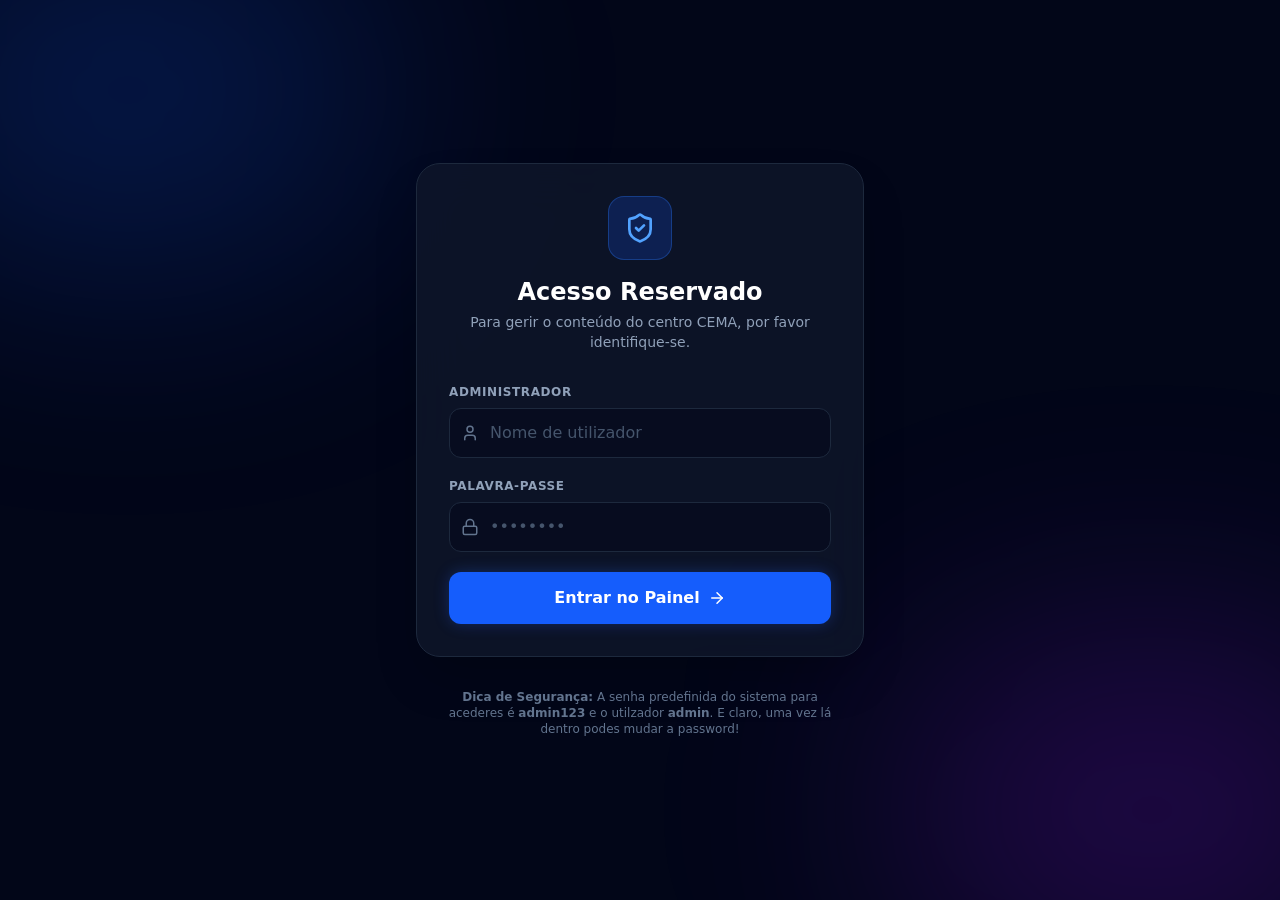
<file: admin/login.html>
<!DOCTYPE html><!--cxXS1aUo2nmCcgvUEWRF2--><html lang="pt"><head><meta charSet="utf-8"/><meta name="viewport" content="width=device-width, initial-scale=1"/><link rel="preload" href="/_next/static/media/2a65768255d6b625-s.p.d19752fb.woff2" as="font" crossorigin="" type="font/woff2"/><link rel="preload" href="/_next/static/media/83afe278b6a6bb3c-s.p.3a6ba036.woff2" as="font" crossorigin="" type="font/woff2"/><link rel="stylesheet" href="/_next/static/chunks/e72729ec066ba5b6.css" data-precedence="next"/><link rel="preload" as="script" fetchPriority="low" href="/_next/static/chunks/ffaeb90396c22a6e.js"/><script src="/_next/static/chunks/3eb85ed729550711.js" async=""></script><script src="/_next/static/chunks/31a80ac5e225940b.js" async=""></script><script src="/_next/static/chunks/961311cbebbffb6d.js" async=""></script><script src="/_next/static/chunks/turbopack-574b6821ba20293d.js" async=""></script><script src="/_next/static/chunks/d96012bcfc98706a.js" async=""></script><script src="/_next/static/chunks/73e3194f06db260e.js" async=""></script><script src="/_next/static/chunks/be39a1d3600c0063.js" async=""></script><script src="/_next/static/chunks/06ad4f3032b7561c.js" async=""></script><script src="/_next/static/chunks/30ba58cd8b9aedb0.js" async=""></script><link rel="preload" href="https://fonts.cdnfonts.com/css/kaftan-serif" as="style"/><meta name="next-size-adjust" content=""/><title>CEMA - Centro de Estudos Maria Augusta</title><meta name="description" content="Centro de Estudos de Excelência com foco no acompanhamento personalizado e sucesso escolar."/><link rel="icon" href="/favicon.ico?favicon.0b3bf435.ico" sizes="256x256" type="image/x-icon"/><link href="https://fonts.cdnfonts.com/css/kaftan-serif" rel="stylesheet"/><script src="/_next/static/chunks/a6dad97d9634a72d.js" noModule=""></script></head><body class="inter_fe8b9d92-module__LINzvG__variable playfair_display_7710b5d9-module__PDApua__variable antialiased"><div hidden=""><!--$--><!--/$--></div><div class="min-h-screen bg-slate-950 flex flex-col items-center justify-center p-6 relative overflow-hidden"><div class="absolute top-[-10%] left-[-10%] w-[40%] h-[40%] bg-blue-600/20 blur-[120px] rounded-full pointer-events-none"></div><div class="absolute bottom-[-10%] right-[-10%] w-[40%] h-[40%] bg-purple-600/20 blur-[120px] rounded-full pointer-events-none"></div><div class="w-full max-w-md bg-slate-900/80 backdrop-blur-xl border border-slate-800 rounded-3xl p-8 shadow-2xl z-10" style="opacity:0;transform:translateY(30px)"><div class="flex flex-col items-center mb-8"><div class="w-16 h-16 bg-blue-600/20 rounded-2xl flex items-center justify-center mb-4 border border-blue-500/30"><svg xmlns="http://www.w3.org/2000/svg" width="32" height="32" viewBox="0 0 24 24" fill="none" stroke="currentColor" stroke-width="2" stroke-linecap="round" stroke-linejoin="round" class="lucide lucide-shield-check text-blue-400" aria-hidden="true"><path d="M20 13c0 5-3.5 7.5-7.66 8.95a1 1 0 0 1-.67-.01C7.5 20.5 4 18 4 13V6a1 1 0 0 1 1-1c2 0 4.5-1.2 6.24-2.72a1.17 1.17 0 0 1 1.52 0C14.51 3.81 17 5 19 5a1 1 0 0 1 1 1z"></path><path d="m9 12 2 2 4-4"></path></svg></div><h1 class="text-2xl font-bold text-white mb-1">Acesso Reservado</h1><p class="text-slate-400 text-sm text-center">Para gerir o conteúdo do centro CEMA, por favor identifique-se.</p></div><form class="space-y-5"><div><label class="block text-xs font-semibold text-slate-400 tracking-wider uppercase mb-2">Administrador</label><div class="relative"><div class="absolute inset-y-0 left-0 pl-3 flex items-center pointer-events-none text-slate-500"><svg xmlns="http://www.w3.org/2000/svg" width="18" height="18" viewBox="0 0 24 24" fill="none" stroke="currentColor" stroke-width="2" stroke-linecap="round" stroke-linejoin="round" class="lucide lucide-user" aria-hidden="true"><path d="M19 21v-2a4 4 0 0 0-4-4H9a4 4 0 0 0-4 4v2"></path><circle cx="12" cy="7" r="4"></circle></svg></div><input type="text" class="w-full bg-slate-950/50 border border-slate-800 focus:border-blue-500 rounded-xl py-3 pl-10 pr-4 text-white placeholder-slate-600 transition-colors focus:outline-none focus:ring-1 focus:ring-blue-500" placeholder="Nome de utilizador" required="" value=""/></div></div><div><label class="block text-xs font-semibold text-slate-400 tracking-wider uppercase mb-2">Palavra-passe</label><div class="relative"><div class="absolute inset-y-0 left-0 pl-3 flex items-center pointer-events-none text-slate-500"><svg xmlns="http://www.w3.org/2000/svg" width="18" height="18" viewBox="0 0 24 24" fill="none" stroke="currentColor" stroke-width="2" stroke-linecap="round" stroke-linejoin="round" class="lucide lucide-lock" aria-hidden="true"><rect width="18" height="11" x="3" y="11" rx="2" ry="2"></rect><path d="M7 11V7a5 5 0 0 1 10 0v4"></path></svg></div><input type="password" class="w-full bg-slate-950/50 border border-slate-800 focus:border-blue-500 rounded-xl py-3 pl-10 pr-4 text-white placeholder-slate-600 transition-colors focus:outline-none focus:ring-1 focus:ring-blue-500" placeholder="••••••••" required="" value=""/></div></div><button type="submit" class="w-full bg-blue-600 hover:bg-blue-500 text-white rounded-xl py-3.5 font-semibold mt-2 transition-all flex justify-center items-center gap-2 group shadow-[0_0_15px_rgba(37,99,235,0.3)] disabled:opacity-70">Entrar no Painel<svg xmlns="http://www.w3.org/2000/svg" width="18" height="18" viewBox="0 0 24 24" fill="none" stroke="currentColor" stroke-width="2" stroke-linecap="round" stroke-linejoin="round" class="lucide lucide-arrow-right group-hover:translate-x-1 transition-transform" aria-hidden="true"><path d="M5 12h14"></path><path d="m12 5 7 7-7 7"></path></svg></button></form></div><p class="mt-8 text-slate-500 text-xs text-center z-10 w-full max-w-sm"><b>Dica de Segurança:</b> A senha predefinida do sistema para acederes é <b>admin123</b> e o utilzador <b>admin</b>. E claro, uma vez lá dentro podes mudar a password!</p></div><!--$--><!--/$--><script src="/_next/static/chunks/ffaeb90396c22a6e.js" id="_R_" async=""></script><script>(self.__next_f=self.__next_f||[]).push([0])</script><script>self.__next_f.push([1,"1:\"$Sreact.fragment\"\n2:I[339756,[\"/_next/static/chunks/d96012bcfc98706a.js\",\"/_next/static/chunks/73e3194f06db260e.js\"],\"default\"]\n3:I[837457,[\"/_next/static/chunks/d96012bcfc98706a.js\",\"/_next/static/chunks/73e3194f06db260e.js\"],\"default\"]\n4:I[479520,[\"/_next/static/chunks/be39a1d3600c0063.js\"],\"\"]\n5:I[347257,[\"/_next/static/chunks/d96012bcfc98706a.js\",\"/_next/static/chunks/73e3194f06db260e.js\"],\"ClientPageRoot\"]\n6:I[401182,[\"/_next/static/chunks/be39a1d3600c0063.js\",\"/_next/static/chunks/06ad4f3032b7561c.js\",\"/_next/static/chunks/30ba58cd8b9aedb0.js\"],\"default\"]\n9:I[897367,[\"/_next/static/chunks/d96012bcfc98706a.js\",\"/_next/static/chunks/73e3194f06db260e.js\"],\"OutletBoundary\"]\na:\"$Sreact.suspense\"\nc:I[897367,[\"/_next/static/chunks/d96012bcfc98706a.js\",\"/_next/static/chunks/73e3194f06db260e.js\"],\"ViewportBoundary\"]\ne:I[897367,[\"/_next/static/chunks/d96012bcfc98706a.js\",\"/_next/static/chunks/73e3194f06db260e.js\"],\"MetadataBoundary\"]\n10:I[168027,[],\"default\"]\n:HL[\"/_next/static/chunks/e72729ec066ba5b6.css\",\"style\"]\n:HL[\"/_next/static/media/2a65768255d6b625-s.p.d19752fb.woff2\",\"font\",{\"crossOrigin\":\"\",\"type\":\"font/woff2\"}]\n:HL[\"/_next/static/media/83afe278b6a6bb3c-s.p.3a6ba036.woff2\",\"font\",{\"crossOrigin\":\"\",\"type\":\"font/woff2\"}]\n:HL[\"https://fonts.cdnfonts.com/css/kaftan-serif\",\"style\"]\n"])</script><script>self.__next_f.push([1,"0:{\"P\":null,\"b\":\"cxXS1aUo2nmCcgvUEWRF2\",\"c\":[\"\",\"admin\",\"login\"],\"q\":\"\",\"i\":false,\"f\":[[[\"\",{\"children\":[\"admin\",{\"children\":[\"login\",{\"children\":[\"__PAGE__\",{}]}]}]},\"$undefined\",\"$undefined\",true],[[\"$\",\"$1\",\"c\",{\"children\":[[[\"$\",\"link\",\"0\",{\"rel\":\"stylesheet\",\"href\":\"/_next/static/chunks/e72729ec066ba5b6.css\",\"precedence\":\"next\",\"crossOrigin\":\"$undefined\",\"nonce\":\"$undefined\"}],[\"$\",\"script\",\"script-0\",{\"src\":\"/_next/static/chunks/be39a1d3600c0063.js\",\"async\":true,\"nonce\":\"$undefined\"}]],[\"$\",\"html\",null,{\"lang\":\"pt\",\"children\":[[\"$\",\"head\",null,{\"children\":[\"$\",\"link\",null,{\"href\":\"https://fonts.cdnfonts.com/css/kaftan-serif\",\"rel\":\"stylesheet\"}]}],[\"$\",\"body\",null,{\"className\":\"inter_fe8b9d92-module__LINzvG__variable playfair_display_7710b5d9-module__PDApua__variable antialiased\",\"children\":[[\"$\",\"$L2\",null,{\"parallelRouterKey\":\"children\",\"error\":\"$undefined\",\"errorStyles\":\"$undefined\",\"errorScripts\":\"$undefined\",\"template\":[\"$\",\"$L3\",null,{}],\"templateStyles\":\"$undefined\",\"templateScripts\":\"$undefined\",\"notFound\":[[[\"$\",\"title\",null,{\"children\":\"404: This page could not be found.\"}],[\"$\",\"div\",null,{\"style\":{\"fontFamily\":\"system-ui,\\\"Segoe UI\\\",Roboto,Helvetica,Arial,sans-serif,\\\"Apple Color Emoji\\\",\\\"Segoe UI Emoji\\\"\",\"height\":\"100vh\",\"textAlign\":\"center\",\"display\":\"flex\",\"flexDirection\":\"column\",\"alignItems\":\"center\",\"justifyContent\":\"center\"},\"children\":[\"$\",\"div\",null,{\"children\":[[\"$\",\"style\",null,{\"dangerouslySetInnerHTML\":{\"__html\":\"body{color:#000;background:#fff;margin:0}.next-error-h1{border-right:1px solid rgba(0,0,0,.3)}@media (prefers-color-scheme:dark){body{color:#fff;background:#000}.next-error-h1{border-right:1px solid rgba(255,255,255,.3)}}\"}}],[\"$\",\"h1\",null,{\"className\":\"next-error-h1\",\"style\":{\"display\":\"inline-block\",\"margin\":\"0 20px 0 0\",\"padding\":\"0 23px 0 0\",\"fontSize\":24,\"fontWeight\":500,\"verticalAlign\":\"top\",\"lineHeight\":\"49px\"},\"children\":404}],[\"$\",\"div\",null,{\"style\":{\"display\":\"inline-block\"},\"children\":[\"$\",\"h2\",null,{\"style\":{\"fontSize\":14,\"fontWeight\":400,\"lineHeight\":\"49px\",\"margin\":0},\"children\":\"This page could not be found.\"}]}]]}]}]],[]],\"forbidden\":\"$undefined\",\"unauthorized\":\"$undefined\"}],[\"$\",\"$L4\",null,{\"src\":\"https://cdn.lordicon.com/lordicon.js\",\"strategy\":\"lazyOnload\"}]]}]]}]]}],{\"children\":[[\"$\",\"$1\",\"c\",{\"children\":[null,[\"$\",\"$L2\",null,{\"parallelRouterKey\":\"children\",\"error\":\"$undefined\",\"errorStyles\":\"$undefined\",\"errorScripts\":\"$undefined\",\"template\":[\"$\",\"$L3\",null,{}],\"templateStyles\":\"$undefined\",\"templateScripts\":\"$undefined\",\"notFound\":\"$undefined\",\"forbidden\":\"$undefined\",\"unauthorized\":\"$undefined\"}]]}],{\"children\":[[\"$\",\"$1\",\"c\",{\"children\":[null,[\"$\",\"$L2\",null,{\"parallelRouterKey\":\"children\",\"error\":\"$undefined\",\"errorStyles\":\"$undefined\",\"errorScripts\":\"$undefined\",\"template\":[\"$\",\"$L3\",null,{}],\"templateStyles\":\"$undefined\",\"templateScripts\":\"$undefined\",\"notFound\":\"$undefined\",\"forbidden\":\"$undefined\",\"unauthorized\":\"$undefined\"}]]}],{\"children\":[[\"$\",\"$1\",\"c\",{\"children\":[[\"$\",\"$L5\",null,{\"Component\":\"$6\",\"serverProvidedParams\":{\"searchParams\":{},\"params\":{},\"promises\":[\"$@7\",\"$@8\"]}}],[[\"$\",\"script\",\"script-0\",{\"src\":\"/_next/static/chunks/06ad4f3032b7561c.js\",\"async\":true,\"nonce\":\"$undefined\"}],[\"$\",\"script\",\"script-1\",{\"src\":\"/_next/static/chunks/30ba58cd8b9aedb0.js\",\"async\":true,\"nonce\":\"$undefined\"}]],[\"$\",\"$L9\",null,{\"children\":[\"$\",\"$a\",null,{\"name\":\"Next.MetadataOutlet\",\"children\":\"$@b\"}]}]]}],{},null,false,false]},null,false,false]},null,false,false]},null,false,false],[\"$\",\"$1\",\"h\",{\"children\":[null,[\"$\",\"$Lc\",null,{\"children\":\"$Ld\"}],[\"$\",\"div\",null,{\"hidden\":true,\"children\":[\"$\",\"$Le\",null,{\"children\":[\"$\",\"$a\",null,{\"name\":\"Next.Metadata\",\"children\":\"$Lf\"}]}]}],[\"$\",\"meta\",null,{\"name\":\"next-size-adjust\",\"content\":\"\"}]]}],false]],\"m\":\"$undefined\",\"G\":[\"$10\",[]],\"S\":true}\n"])</script><script>self.__next_f.push([1,"7:{}\n8:\"$0:f:0:1:1:children:1:children:1:children:0:props:children:0:props:serverProvidedParams:params\"\n"])</script><script>self.__next_f.push([1,"d:[[\"$\",\"meta\",\"0\",{\"charSet\":\"utf-8\"}],[\"$\",\"meta\",\"1\",{\"name\":\"viewport\",\"content\":\"width=device-width, initial-scale=1\"}]]\n"])</script><script>self.__next_f.push([1,"11:I[27201,[\"/_next/static/chunks/d96012bcfc98706a.js\",\"/_next/static/chunks/73e3194f06db260e.js\"],\"IconMark\"]\nb:null\nf:[[\"$\",\"title\",\"0\",{\"children\":\"CEMA - Centro de Estudos Maria Augusta\"}],[\"$\",\"meta\",\"1\",{\"name\":\"description\",\"content\":\"Centro de Estudos de Excelência com foco no acompanhamento personalizado e sucesso escolar.\"}],[\"$\",\"link\",\"2\",{\"rel\":\"icon\",\"href\":\"/favicon.ico?favicon.0b3bf435.ico\",\"sizes\":\"256x256\",\"type\":\"image/x-icon\"}],[\"$\",\"$L11\",\"3\",{}]]\n"])</script></body></html>
</file>
<file: _next/static/chunks/e72729ec066ba5b6.css>
@font-face{font-family:Inter;font-style:normal;font-weight:100 900;font-display:swap;src:url(../media/2c55a0e60120577a-s.2a48534a.woff2)format("woff2");unicode-range:U+460-52F,U+1C80-1C8A,U+20B4,U+2DE0-2DFF,U+A640-A69F,U+FE2E-FE2F}@font-face{font-family:Inter;font-style:normal;font-weight:100 900;font-display:swap;src:url(../media/9c72aa0f40e4eef8-s.18a48cbc.woff2)format("woff2");unicode-range:U+301,U+400-45F,U+490-491,U+4B0-4B1,U+2116}@font-face{font-family:Inter;font-style:normal;font-weight:100 900;font-display:swap;src:url(../media/ad66f9afd8947f86-s.7a40eb73.woff2)format("woff2");unicode-range:U+1F??}@font-face{font-family:Inter;font-style:normal;font-weight:100 900;font-display:swap;src:url(../media/5476f68d60460930-s.c995e352.woff2)format("woff2");unicode-range:U+370-377,U+37A-37F,U+384-38A,U+38C,U+38E-3A1,U+3A3-3FF}@font-face{font-family:Inter;font-style:normal;font-weight:100 900;font-display:swap;src:url(../media/2bbe8d2671613f1f-s.76dcb0b2.woff2)format("woff2");unicode-range:U+102-103,U+110-111,U+128-129,U+168-169,U+1A0-1A1,U+1AF-1B0,U+300-301,U+303-304,U+308-309,U+323,U+329,U+1EA0-1EF9,U+20AB}@font-face{font-family:Inter;font-style:normal;font-weight:100 900;font-display:swap;src:url(../media/1bffadaabf893a1e-s.7cd81963.woff2)format("woff2");unicode-range:U+100-2BA,U+2BD-2C5,U+2C7-2CC,U+2CE-2D7,U+2DD-2FF,U+304,U+308,U+329,U+1D00-1DBF,U+1E00-1E9F,U+1EF2-1EFF,U+2020,U+20A0-20AB,U+20AD-20C0,U+2113,U+2C60-2C7F,U+A720-A7FF}@font-face{font-family:Inter;font-style:normal;font-weight:100 900;font-display:swap;src:url(../media/83afe278b6a6bb3c-s.p.3a6ba036.woff2)format("woff2");unicode-range:U+??,U+131,U+152-153,U+2BB-2BC,U+2C6,U+2DA,U+2DC,U+304,U+308,U+329,U+2000-206F,U+20AC,U+2122,U+2191,U+2193,U+2212,U+2215,U+FEFF,U+FFFD}@font-face{font-family:Inter Fallback;src:local(Arial);ascent-override:90.44%;descent-override:22.52%;line-gap-override:0.0%;size-adjust:107.12%}.inter_fe8b9d92-module__LINzvG__className{font-family:Inter,Inter Fallback;font-style:normal}.inter_fe8b9d92-module__LINzvG__variable{--font-inter:"Inter","Inter Fallback"}
@font-face{font-family:Playfair Display;font-style:normal;font-weight:400;font-display:swap;src:url(../media/65c558afe41e89d6-s.e2c8389a.woff2)format("woff2");unicode-range:U+301,U+400-45F,U+490-491,U+4B0-4B1,U+2116}@font-face{font-family:Playfair Display;font-style:normal;font-weight:400;font-display:swap;src:url(../media/14e23f9b59180572-s.9c448f3c.woff2)format("woff2");unicode-range:U+102-103,U+110-111,U+128-129,U+168-169,U+1A0-1A1,U+1AF-1B0,U+300-301,U+303-304,U+308-309,U+323,U+329,U+1EA0-1EF9,U+20AB}@font-face{font-family:Playfair Display;font-style:normal;font-weight:400;font-display:swap;src:url(../media/b49b0d9b851e4899-s.4f3fa681.woff2)format("woff2");unicode-range:U+100-2BA,U+2BD-2C5,U+2C7-2CC,U+2CE-2D7,U+2DD-2FF,U+304,U+308,U+329,U+1D00-1DBF,U+1E00-1E9F,U+1EF2-1EFF,U+2020,U+20A0-20AB,U+20AD-20C0,U+2113,U+2C60-2C7F,U+A720-A7FF}@font-face{font-family:Playfair Display;font-style:normal;font-weight:400;font-display:swap;src:url(../media/2a65768255d6b625-s.p.d19752fb.woff2)format("woff2");unicode-range:U+??,U+131,U+152-153,U+2BB-2BC,U+2C6,U+2DA,U+2DC,U+304,U+308,U+329,U+2000-206F,U+20AC,U+2122,U+2191,U+2193,U+2212,U+2215,U+FEFF,U+FFFD}@font-face{font-family:Playfair Display;font-style:normal;font-weight:500;font-display:swap;src:url(../media/65c558afe41e89d6-s.e2c8389a.woff2)format("woff2");unicode-range:U+301,U+400-45F,U+490-491,U+4B0-4B1,U+2116}@font-face{font-family:Playfair Display;font-style:normal;font-weight:500;font-display:swap;src:url(../media/14e23f9b59180572-s.9c448f3c.woff2)format("woff2");unicode-range:U+102-103,U+110-111,U+128-129,U+168-169,U+1A0-1A1,U+1AF-1B0,U+300-301,U+303-304,U+308-309,U+323,U+329,U+1EA0-1EF9,U+20AB}@font-face{font-family:Playfair Display;font-style:normal;font-weight:500;font-display:swap;src:url(../media/b49b0d9b851e4899-s.4f3fa681.woff2)format("woff2");unicode-range:U+100-2BA,U+2BD-2C5,U+2C7-2CC,U+2CE-2D7,U+2DD-2FF,U+304,U+308,U+329,U+1D00-1DBF,U+1E00-1E9F,U+1EF2-1EFF,U+2020,U+20A0-20AB,U+20AD-20C0,U+2113,U+2C60-2C7F,U+A720-A7FF}@font-face{font-family:Playfair Display;font-style:normal;font-weight:500;font-display:swap;src:url(../media/2a65768255d6b625-s.p.d19752fb.woff2)format("woff2");unicode-range:U+??,U+131,U+152-153,U+2BB-2BC,U+2C6,U+2DA,U+2DC,U+304,U+308,U+329,U+2000-206F,U+20AC,U+2122,U+2191,U+2193,U+2212,U+2215,U+FEFF,U+FFFD}@font-face{font-family:Playfair Display;font-style:normal;font-weight:600;font-display:swap;src:url(../media/65c558afe41e89d6-s.e2c8389a.woff2)format("woff2");unicode-range:U+301,U+400-45F,U+490-491,U+4B0-4B1,U+2116}@font-face{font-family:Playfair Display;font-style:normal;font-weight:600;font-display:swap;src:url(../media/14e23f9b59180572-s.9c448f3c.woff2)format("woff2");unicode-range:U+102-103,U+110-111,U+128-129,U+168-169,U+1A0-1A1,U+1AF-1B0,U+300-301,U+303-304,U+308-309,U+323,U+329,U+1EA0-1EF9,U+20AB}@font-face{font-family:Playfair Display;font-style:normal;font-weight:600;font-display:swap;src:url(../media/b49b0d9b851e4899-s.4f3fa681.woff2)format("woff2");unicode-range:U+100-2BA,U+2BD-2C5,U+2C7-2CC,U+2CE-2D7,U+2DD-2FF,U+304,U+308,U+329,U+1D00-1DBF,U+1E00-1E9F,U+1EF2-1EFF,U+2020,U+20A0-20AB,U+20AD-20C0,U+2113,U+2C60-2C7F,U+A720-A7FF}@font-face{font-family:Playfair Display;font-style:normal;font-weight:600;font-display:swap;src:url(../media/2a65768255d6b625-s.p.d19752fb.woff2)format("woff2");unicode-range:U+??,U+131,U+152-153,U+2BB-2BC,U+2C6,U+2DA,U+2DC,U+304,U+308,U+329,U+2000-206F,U+20AC,U+2122,U+2191,U+2193,U+2212,U+2215,U+FEFF,U+FFFD}@font-face{font-family:Playfair Display;font-style:normal;font-weight:700;font-display:swap;src:url(../media/65c558afe41e89d6-s.e2c8389a.woff2)format("woff2");unicode-range:U+301,U+400-45F,U+490-491,U+4B0-4B1,U+2116}@font-face{font-family:Playfair Display;font-style:normal;font-weight:700;font-display:swap;src:url(../media/14e23f9b59180572-s.9c448f3c.woff2)format("woff2");unicode-range:U+102-103,U+110-111,U+128-129,U+168-169,U+1A0-1A1,U+1AF-1B0,U+300-301,U+303-304,U+308-309,U+323,U+329,U+1EA0-1EF9,U+20AB}@font-face{font-family:Playfair Display;font-style:normal;font-weight:700;font-display:swap;src:url(../media/b49b0d9b851e4899-s.4f3fa681.woff2)format("woff2");unicode-range:U+100-2BA,U+2BD-2C5,U+2C7-2CC,U+2CE-2D7,U+2DD-2FF,U+304,U+308,U+329,U+1D00-1DBF,U+1E00-1E9F,U+1EF2-1EFF,U+2020,U+20A0-20AB,U+20AD-20C0,U+2113,U+2C60-2C7F,U+A720-A7FF}@font-face{font-family:Playfair Display;font-style:normal;font-weight:700;font-display:swap;src:url(../media/2a65768255d6b625-s.p.d19752fb.woff2)format("woff2");unicode-range:U+??,U+131,U+152-153,U+2BB-2BC,U+2C6,U+2DA,U+2DC,U+304,U+308,U+329,U+2000-206F,U+20AC,U+2122,U+2191,U+2193,U+2212,U+2215,U+FEFF,U+FFFD}@font-face{font-family:Playfair Display Fallback;src:local(Times New Roman);ascent-override:97.25%;descent-override:22.56%;line-gap-override:0.0%;size-adjust:111.26%}.playfair_display_7710b5d9-module__PDApua__className{font-family:Playfair Display,Playfair Display Fallback;font-style:normal}.playfair_display_7710b5d9-module__PDApua__variable{--font-kaftan:"Playfair Display","Playfair Display Fallback"}
@layer properties{@supports (((-webkit-hyphens:none)) and (not (margin-trim:inline))) or ((-moz-orient:inline) and (not (color:rgb(from red r g b)))){*,:before,:after,::backdrop{--tw-translate-x:0;--tw-translate-y:0;--tw-translate-z:0;--tw-scale-x:1;--tw-scale-y:1;--tw-scale-z:1;--tw-rotate-x:initial;--tw-rotate-y:initial;--tw-rotate-z:initial;--tw-skew-x:initial;--tw-skew-y:initial;--tw-space-y-reverse:0;--tw-divide-y-reverse:0;--tw-border-style:solid;--tw-gradient-position:initial;--tw-gradient-from:#0000;--tw-gradient-via:#0000;--tw-gradient-to:#0000;--tw-gradient-stops:initial;--tw-gradient-via-stops:initial;--tw-gradient-from-position:0%;--tw-gradient-via-position:50%;--tw-gradient-to-position:100%;--tw-leading:initial;--tw-font-weight:initial;--tw-tracking:initial;--tw-shadow:0 0 #0000;--tw-shadow-color:initial;--tw-shadow-alpha:100%;--tw-inset-shadow:0 0 #0000;--tw-inset-shadow-color:initial;--tw-inset-shadow-alpha:100%;--tw-ring-color:initial;--tw-ring-shadow:0 0 #0000;--tw-inset-ring-color:initial;--tw-inset-ring-shadow:0 0 #0000;--tw-ring-inset:initial;--tw-ring-offset-width:0px;--tw-ring-offset-color:#fff;--tw-ring-offset-shadow:0 0 #0000;--tw-blur:initial;--tw-brightness:initial;--tw-contrast:initial;--tw-grayscale:initial;--tw-hue-rotate:initial;--tw-invert:initial;--tw-opacity:initial;--tw-saturate:initial;--tw-sepia:initial;--tw-drop-shadow:initial;--tw-drop-shadow-color:initial;--tw-drop-shadow-alpha:100%;--tw-drop-shadow-size:initial;--tw-backdrop-blur:initial;--tw-backdrop-brightness:initial;--tw-backdrop-contrast:initial;--tw-backdrop-grayscale:initial;--tw-backdrop-hue-rotate:initial;--tw-backdrop-invert:initial;--tw-backdrop-opacity:initial;--tw-backdrop-saturate:initial;--tw-backdrop-sepia:initial;--tw-duration:initial}}}@layer theme{:root,:host{--font-sans:var(--font-inter),sans-serif;--font-serif:"Kaftan Serif",var(--font-kaftan),serif;--font-mono:ui-monospace,SFMono-Regular,Menlo,Monaco,Consolas,"Liberation Mono","Courier New",monospace;--color-red-400:#ff6568;--color-red-500:#fb2c36;--color-red-600:#e40014;--color-orange-500:#fe6e00;--color-amber-500:#f99c00;--color-green-500:#00c758;--color-emerald-400:#00d294;--color-emerald-500:#00bb7f;--color-emerald-600:#009767;--color-teal-500:#00baa7;--color-teal-600:#009588;--color-cyan-500:#00b7d7;--color-blue-50:#eff6ff;--color-blue-100:#dbeafe;--color-blue-300:#90c5ff;--color-blue-400:#54a2ff;--color-blue-500:#3080ff;--color-blue-600:#155dfc;--color-blue-900:#1c398e;--color-indigo-400:#7d87ff;--color-indigo-500:#625fff;--color-indigo-950:#1e1a4d;--color-violet-600:#7f22fe;--color-purple-50:#faf5ff;--color-purple-100:#f3e8ff;--color-purple-300:#d9b3ff;--color-purple-400:#c07eff;--color-purple-500:#ac4bff;--color-purple-600:#9810fa;--color-purple-900:#59168b;--color-pink-50:#fdf2f8;--color-pink-100:#fce7f3;--color-pink-400:#fb64b6;--color-pink-500:#f6339a;--color-pink-600:#e30076;--color-rose-400:#ff667f;--color-rose-500:#ff2357;--color-slate-50:#f8fafc;--color-slate-100:#f1f5f9;--color-slate-200:#e2e8f0;--color-slate-300:#cad5e2;--color-slate-400:#90a1b9;--color-slate-500:#62748e;--color-slate-600:#45556c;--color-slate-700:#314158;--color-slate-800:#1d293d;--color-slate-900:#0f172b;--color-slate-950:#020618;--color-white:#fff;--spacing:.25rem;--container-sm:24rem;--container-md:28rem;--container-xl:36rem;--container-2xl:42rem;--container-3xl:48rem;--container-4xl:56rem;--container-6xl:72rem;--container-7xl:80rem;--text-xs:.75rem;--text-xs--line-height:calc(1/.75);--text-sm:.875rem;--text-sm--line-height:calc(1.25/.875);--text-base:1rem;--text-base--line-height:calc(1.5/1);--text-lg:1.125rem;--text-lg--line-height:calc(1.75/1.125);--text-xl:1.25rem;--text-xl--line-height:calc(1.75/1.25);--text-2xl:1.5rem;--text-2xl--line-height:calc(2/1.5);--text-3xl:1.875rem;--text-3xl--line-height:calc(2.25/1.875);--text-4xl:2.25rem;--text-4xl--line-height:calc(2.5/2.25);--text-5xl:3rem;--text-5xl--line-height:1;--text-6xl:3.75rem;--text-6xl--line-height:1;--text-7xl:4.5rem;--text-7xl--line-height:1;--font-weight-light:300;--font-weight-medium:500;--font-weight-semibold:600;--font-weight-bold:700;--tracking-wide:.025em;--tracking-wider:.05em;--tracking-widest:.1em;--leading-tight:1.25;--leading-relaxed:1.625;--radius-lg:.5rem;--radius-xl:.75rem;--radius-2xl:1rem;--radius-3xl:1.5rem;--drop-shadow-sm:0 1px 2px #00000026;--drop-shadow-md:0 3px 3px #0000001f;--drop-shadow-lg:0 4px 4px #00000026;--animate-spin:spin 1s linear infinite;--animate-pulse:pulse 2s cubic-bezier(.4,0,.6,1)infinite;--blur-sm:8px;--blur-md:12px;--blur-xl:24px;--default-transition-duration:.15s;--default-transition-timing-function:cubic-bezier(.4,0,.2,1);--default-font-family:var(--font-sans);--default-mono-font-family:var(--font-mono);--color-primary-blue:#1e40af;--color-primary-purple:#6b21a8;--color-primary-pink:#db2777;--color-background-white:#fff}@supports (color:lab(0% 0 0)){:root,:host{--color-red-400:lab(63.7053% 60.745 31.3109);--color-red-500:lab(55.4814% 75.0732 48.8528);--color-red-600:lab(48.4493% 77.4328 61.5452);--color-orange-500:lab(64.272% 57.1788 90.3583);--color-amber-500:lab(72.7183% 31.8672 97.9407);--color-green-500:lab(70.5521% -66.5147 45.8073);--color-emerald-400:lab(75.0771% -60.7313 19.4147);--color-emerald-500:lab(66.9756% -58.27 19.5419);--color-emerald-600:lab(55.0481% -49.9246 15.93);--color-teal-500:lab(67.3859% -49.0983 -2.63511);--color-teal-600:lab(55.0223% -41.0774 -3.90277);--color-cyan-500:lab(67.805% -35.3952 -30.2018);--color-blue-50:lab(96.492% -1.14644 -5.11479);--color-blue-100:lab(92.0301% -2.24757 -11.6453);--color-blue-300:lab(77.5052% -6.4629 -36.42);--color-blue-400:lab(65.0361% -1.42065 -56.9802);--color-blue-500:lab(54.1736% 13.3369 -74.6839);--color-blue-600:lab(44.0605% 29.0279 -86.0352);--color-blue-900:lab(26.1542% 15.7545 -51.5504);--color-indigo-400:lab(59.866% 22.4834 -64.4485);--color-indigo-500:lab(48.295% 38.3129 -81.9673);--color-indigo-950:lab(12.4853% 14.9672 -31.3418);--color-violet-600:lab(41.088% 68.9966 -91.995);--color-purple-50:lab(97.1627% 2.99937 -4.13398);--color-purple-100:lab(93.3333% 6.97437 -9.83434);--color-purple-300:lab(78.3298% 26.2195 -34.9499);--color-purple-400:lab(63.6946% 47.6127 -59.2066);--color-purple-500:lab(52.0183% 66.11 -78.2316);--color-purple-600:lab(43.0295% 75.21 -86.5669);--color-purple-900:lab(24.9401% 45.2703 -51.2728);--color-pink-50:lab(96.4459% 4.53997 -1.49434);--color-pink-100:lab(93.5864% 9.01193 -3.15079);--color-pink-400:lab(64.5597% 64.3615 -12.7988);--color-pink-500:lab(56.9303% 76.8162 -8.07021);--color-pink-600:lab(49.5493% 79.8381 2.31768);--color-rose-400:lab(64.4125% 63.0291 19.2068);--color-rose-500:lab(56.101% 79.4328 31.4532);--color-slate-50:lab(98.1434% -.369519 -1.05966);--color-slate-100:lab(96.286% -.852436 -2.46847);--color-slate-200:lab(91.7353% -.998765 -4.76968);--color-slate-300:lab(84.7652% -1.94535 -7.93337);--color-slate-400:lab(65.5349% -2.25151 -14.5072);--color-slate-500:lab(48.0876% -2.03595 -16.5814);--color-slate-600:lab(35.5623% -1.74978 -15.4316);--color-slate-700:lab(26.9569% -1.47016 -15.6993);--color-slate-800:lab(16.132% -.318035 -14.6672);--color-slate-900:lab(7.78673% 1.82345 -15.0537);--color-slate-950:lab(1.76974% 1.32743 -9.28855)}}}@layer base{*,:after,:before,::backdrop{box-sizing:border-box;border:0 solid;margin:0;padding:0}::file-selector-button{box-sizing:border-box;border:0 solid;margin:0;padding:0}html,:host{-webkit-text-size-adjust:100%;tab-size:4;line-height:1.5;font-family:var(--default-font-family,ui-sans-serif,system-ui,sans-serif,"Apple Color Emoji","Segoe UI Emoji","Segoe UI Symbol","Noto Color Emoji");font-feature-settings:var(--default-font-feature-settings,normal);font-variation-settings:var(--default-font-variation-settings,normal);-webkit-tap-highlight-color:transparent}hr{height:0;color:inherit;border-top-width:1px}abbr:where([title]){-webkit-text-decoration:underline dotted;text-decoration:underline dotted}h1,h2,h3,h4,h5,h6{font-size:inherit;font-weight:inherit}a{color:inherit;-webkit-text-decoration:inherit;-webkit-text-decoration:inherit;-webkit-text-decoration:inherit;-webkit-text-decoration:inherit;text-decoration:inherit}b,strong{font-weight:bolder}code,kbd,samp,pre{font-family:var(--default-mono-font-family,ui-monospace,SFMono-Regular,Menlo,Monaco,Consolas,"Liberation Mono","Courier New",monospace);font-feature-settings:var(--default-mono-font-feature-settings,normal);font-variation-settings:var(--default-mono-font-variation-settings,normal);font-size:1em}small{font-size:80%}sub,sup{vertical-align:baseline;font-size:75%;line-height:0;position:relative}sub{bottom:-.25em}sup{top:-.5em}table{text-indent:0;border-color:inherit;border-collapse:collapse}:-moz-focusring{outline:auto}progress{vertical-align:baseline}summary{display:list-item}ol,ul,menu{list-style:none}img,svg,video,canvas,audio,iframe,embed,object{vertical-align:middle;display:block}img,video{max-width:100%;height:auto}button,input,select,optgroup,textarea{font:inherit;font-feature-settings:inherit;font-variation-settings:inherit;letter-spacing:inherit;color:inherit;opacity:1;background-color:#0000;border-radius:0}::file-selector-button{font:inherit;font-feature-settings:inherit;font-variation-settings:inherit;letter-spacing:inherit;color:inherit;opacity:1;background-color:#0000;border-radius:0}:where(select:is([multiple],[size])) optgroup{font-weight:bolder}:where(select:is([multiple],[size])) optgroup option{padding-inline-start:20px}::file-selector-button{margin-inline-end:4px}::placeholder{opacity:1}@supports (not ((-webkit-appearance:-apple-pay-button))) or (contain-intrinsic-size:1px){::placeholder{color:currentColor}@supports (color:color-mix(in lab, red, red)){::placeholder{color:color-mix(in oklab,currentcolor 50%,transparent)}}}textarea{resize:vertical}::-webkit-search-decoration{-webkit-appearance:none}::-webkit-date-and-time-value{min-height:1lh;text-align:inherit}::-webkit-datetime-edit{display:inline-flex}::-webkit-datetime-edit-fields-wrapper{padding:0}::-webkit-datetime-edit{padding-block:0}::-webkit-datetime-edit-year-field{padding-block:0}::-webkit-datetime-edit-month-field{padding-block:0}::-webkit-datetime-edit-day-field{padding-block:0}::-webkit-datetime-edit-hour-field{padding-block:0}::-webkit-datetime-edit-minute-field{padding-block:0}::-webkit-datetime-edit-second-field{padding-block:0}::-webkit-datetime-edit-millisecond-field{padding-block:0}::-webkit-datetime-edit-meridiem-field{padding-block:0}::-webkit-calendar-picker-indicator{line-height:1}:-moz-ui-invalid{box-shadow:none}button,input:where([type=button],[type=reset],[type=submit]){appearance:button}::file-selector-button{appearance:button}::-webkit-inner-spin-button{height:auto}::-webkit-outer-spin-button{height:auto}[hidden]:where(:not([hidden=until-found])){display:none!important}html{scroll-behavior:smooth}body{background-color:var(--color-background-white);font-family:var(--font-sans);color:var(--color-slate-800);-webkit-font-smoothing:antialiased;-moz-osx-font-smoothing:grayscale;overflow-x:hidden}h1,h2,h3,h4,h5,h6{font-family:var(--font-serif)}}@layer components;@layer utilities{.pointer-events-none{pointer-events:none}.visible{visibility:visible}.absolute{position:absolute}.fixed{position:fixed}.relative{position:relative}.inset-0{inset:calc(var(--spacing)*0)}.inset-y-0{inset-block:calc(var(--spacing)*0)}.start{inset-inline-start:var(--spacing)}.top-0{top:calc(var(--spacing)*0)}.top-1\/2{top:50%}.top-2{top:calc(var(--spacing)*2)}.top-24{top:calc(var(--spacing)*24)}.top-\[-10\%\]{top:-10%}.top-\[-20\%\]{top:-20%}.right-0{right:calc(var(--spacing)*0)}.right-1\/4{right:25%}.right-2{right:calc(var(--spacing)*2)}.right-6{right:calc(var(--spacing)*6)}.right-\[-10\%\]{right:-10%}.bottom-0{bottom:calc(var(--spacing)*0)}.bottom-2{bottom:calc(var(--spacing)*2)}.bottom-10{bottom:calc(var(--spacing)*10)}.bottom-\[-10\%\]{bottom:-10%}.bottom-\[-100px\]{bottom:-100px}.bottom-\[40px\]{bottom:40px}.left-0{left:calc(var(--spacing)*0)}.left-1\/2{left:50%}.left-1\/4{left:25%}.left-2{left:calc(var(--spacing)*2)}.left-6{left:calc(var(--spacing)*6)}.left-\[-10\%\]{left:-10%}.-z-10{z-index:calc(10*-1)}.z-0{z-index:0}.z-10{z-index:10}.z-20{z-index:20}.z-40{z-index:40}.z-50{z-index:50}.col-span-1{grid-column:span 1/span 1}.col-span-3{grid-column:span 3/span 3}.col-span-4{grid-column:span 4/span 4}.col-span-full{grid-column:1/-1}.container{width:100%}@media (min-width:40rem){.container{max-width:40rem}}@media (min-width:48rem){.container{max-width:48rem}}@media (min-width:64rem){.container{max-width:64rem}}@media (min-width:80rem){.container{max-width:80rem}}@media (min-width:96rem){.container{max-width:96rem}}.mx-0\.5{margin-inline:calc(var(--spacing)*.5)}.mx-1{margin-inline:calc(var(--spacing)*1)}.mx-auto{margin-inline:auto}.my-1{margin-block:calc(var(--spacing)*1)}.mt-0\.5{margin-top:calc(var(--spacing)*.5)}.mt-1{margin-top:calc(var(--spacing)*1)}.mt-2{margin-top:calc(var(--spacing)*2)}.mt-4{margin-top:calc(var(--spacing)*4)}.mt-8{margin-top:calc(var(--spacing)*8)}.mt-10{margin-top:calc(var(--spacing)*10)}.mt-12{margin-top:calc(var(--spacing)*12)}.mt-auto{margin-top:auto}.mb-1{margin-bottom:calc(var(--spacing)*1)}.mb-1\.5{margin-bottom:calc(var(--spacing)*1.5)}.mb-2{margin-bottom:calc(var(--spacing)*2)}.mb-3{margin-bottom:calc(var(--spacing)*3)}.mb-4{margin-bottom:calc(var(--spacing)*4)}.mb-6{margin-bottom:calc(var(--spacing)*6)}.mb-8{margin-bottom:calc(var(--spacing)*8)}.mb-10{margin-bottom:calc(var(--spacing)*10)}.mb-12{margin-bottom:calc(var(--spacing)*12)}.mb-16{margin-bottom:calc(var(--spacing)*16)}.mb-24{margin-bottom:calc(var(--spacing)*24)}.ml-2{margin-left:calc(var(--spacing)*2)}.block{display:block}.flex{display:flex}.grid{display:grid}.hidden{display:none}.inline-flex{display:inline-flex}.h-0\.5{height:calc(var(--spacing)*.5)}.h-1\.5{height:calc(var(--spacing)*1.5)}.h-2\.5{height:calc(var(--spacing)*2.5)}.h-5{height:calc(var(--spacing)*5)}.h-6{height:calc(var(--spacing)*6)}.h-8{height:calc(var(--spacing)*8)}.h-10{height:calc(var(--spacing)*10)}.h-12{height:calc(var(--spacing)*12)}.h-14{height:calc(var(--spacing)*14)}.h-16{height:calc(var(--spacing)*16)}.h-20{height:calc(var(--spacing)*20)}.h-24{height:calc(var(--spacing)*24)}.h-40{height:calc(var(--spacing)*40)}.h-48{height:calc(var(--spacing)*48)}.h-\[2px\]{height:2px}.h-\[40\%\]{height:40%}.h-\[110\%\]{height:110%}.h-\[180px\]{height:180px}.h-\[280px\]{height:280px}.h-\[300px\]{height:300px}.h-\[360px\]{height:360px}.h-\[400px\]{height:400px}.h-\[500px\]{height:500px}.h-\[600px\]{height:600px}.h-full{height:100%}.h-px{height:1px}.min-h-\[3rem\]{min-height:3rem}.min-h-\[90vh\]{min-height:90vh}.min-h-screen{min-height:100vh}.w-1\.5{width:calc(var(--spacing)*1.5)}.w-2\.5{width:calc(var(--spacing)*2.5)}.w-5{width:calc(var(--spacing)*5)}.w-6{width:calc(var(--spacing)*6)}.w-8{width:calc(var(--spacing)*8)}.w-10{width:calc(var(--spacing)*10)}.w-12{width:calc(var(--spacing)*12)}.w-14{width:calc(var(--spacing)*14)}.w-16{width:calc(var(--spacing)*16)}.w-20{width:calc(var(--spacing)*20)}.w-\[40\%\]{width:40%}.w-\[80\%\]{width:80%}.w-\[88\%\]{width:88%}.w-\[300px\]{width:300px}.w-\[400px\]{width:400px}.w-\[500px\]{width:500px}.w-fit{width:fit-content}.w-full{width:100%}.w-px{width:1px}.max-w-2xl{max-width:var(--container-2xl)}.max-w-3xl{max-width:var(--container-3xl)}.max-w-4xl{max-width:var(--container-4xl)}.max-w-6xl{max-width:var(--container-6xl)}.max-w-7xl{max-width:var(--container-7xl)}.max-w-\[90rem\]{max-width:90rem}.max-w-md{max-width:var(--container-md)}.max-w-sm{max-width:var(--container-sm)}.max-w-xl{max-width:var(--container-xl)}.flex-1{flex:1}.flex-shrink-0,.shrink-0{flex-shrink:0}.origin-bottom{transform-origin:bottom}.origin-bottom-right{transform-origin:100% 100%}.origin-left{transform-origin:0}.-translate-x-1\/2{--tw-translate-x:calc(calc(1/2*100%)*-1);translate:var(--tw-translate-x)var(--tw-translate-y)}.-translate-y-\[20\%\]{--tw-translate-y:calc(20%*-1);translate:var(--tw-translate-x)var(--tw-translate-y)}.translate-y-2{--tw-translate-y:calc(var(--spacing)*2);translate:var(--tw-translate-x)var(--tw-translate-y)}.scale-110{--tw-scale-x:110%;--tw-scale-y:110%;--tw-scale-z:110%;scale:var(--tw-scale-x)var(--tw-scale-y)}.scale-\[1\.02\]{scale:1.02}.transform{transform:var(--tw-rotate-x,)var(--tw-rotate-y,)var(--tw-rotate-z,)var(--tw-skew-x,)var(--tw-skew-y,)}.animate-pulse{animation:var(--animate-pulse)}.animate-spin{animation:var(--animate-spin)}.cursor-default{cursor:default}.cursor-pointer{cursor:pointer}.cursor-text{cursor:text}.resize{resize:both}.resize-none{resize:none}.grid-cols-1{grid-template-columns:repeat(1,minmax(0,1fr))}.grid-cols-2{grid-template-columns:repeat(2,minmax(0,1fr))}.grid-cols-5{grid-template-columns:repeat(5,minmax(0,1fr))}.grid-cols-12{grid-template-columns:repeat(12,minmax(0,1fr))}.flex-col{flex-direction:column}.flex-wrap{flex-wrap:wrap}.items-center{align-items:center}.items-end{align-items:flex-end}.items-start{align-items:flex-start}.justify-between{justify-content:space-between}.justify-center{justify-content:center}.justify-end{justify-content:flex-end}.gap-1{gap:calc(var(--spacing)*1)}.gap-1\.5{gap:calc(var(--spacing)*1.5)}.gap-2{gap:calc(var(--spacing)*2)}.gap-3{gap:calc(var(--spacing)*3)}.gap-4{gap:calc(var(--spacing)*4)}.gap-5{gap:calc(var(--spacing)*5)}.gap-6{gap:calc(var(--spacing)*6)}.gap-8{gap:calc(var(--spacing)*8)}.gap-12{gap:calc(var(--spacing)*12)}.gap-16{gap:calc(var(--spacing)*16)}:where(.space-y-4>:not(:last-child)){--tw-space-y-reverse:0;margin-block-start:calc(calc(var(--spacing)*4)*var(--tw-space-y-reverse));margin-block-end:calc(calc(var(--spacing)*4)*calc(1 - var(--tw-space-y-reverse)))}:where(.space-y-5>:not(:last-child)){--tw-space-y-reverse:0;margin-block-start:calc(calc(var(--spacing)*5)*var(--tw-space-y-reverse));margin-block-end:calc(calc(var(--spacing)*5)*calc(1 - var(--tw-space-y-reverse)))}:where(.space-y-6>:not(:last-child)){--tw-space-y-reverse:0;margin-block-start:calc(calc(var(--spacing)*6)*var(--tw-space-y-reverse));margin-block-end:calc(calc(var(--spacing)*6)*calc(1 - var(--tw-space-y-reverse)))}:where(.space-y-8>:not(:last-child)){--tw-space-y-reverse:0;margin-block-start:calc(calc(var(--spacing)*8)*var(--tw-space-y-reverse));margin-block-end:calc(calc(var(--spacing)*8)*calc(1 - var(--tw-space-y-reverse)))}.gap-x-6{column-gap:calc(var(--spacing)*6)}.gap-y-16{row-gap:calc(var(--spacing)*16)}:where(.divide-y>:not(:last-child)){--tw-divide-y-reverse:0;border-bottom-style:var(--tw-border-style);border-top-style:var(--tw-border-style);border-top-width:calc(1px*var(--tw-divide-y-reverse));border-bottom-width:calc(1px*calc(1 - var(--tw-divide-y-reverse)))}:where(.divide-slate-700\/50>:not(:last-child)){border-color:#31415880}@supports (color:color-mix(in lab, red, red)){:where(.divide-slate-700\/50>:not(:last-child)){border-color:color-mix(in oklab,var(--color-slate-700)50%,transparent)}}.overflow-hidden{overflow:hidden}.overflow-visible{overflow:visible}.overflow-y-auto{overflow-y:auto}.rounded{border-radius:.25rem}.rounded-2xl{border-radius:var(--radius-2xl)}.rounded-3xl{border-radius:var(--radius-3xl)}.rounded-\[12px\]{border-radius:12px}.rounded-\[16px\]{border-radius:16px}.rounded-full{border-radius:3.40282e38px}.rounded-lg{border-radius:var(--radius-lg)}.rounded-xl{border-radius:var(--radius-xl)}.rounded-t-full{border-top-left-radius:3.40282e38px;border-top-right-radius:3.40282e38px}.rounded-b-3xl{border-bottom-right-radius:var(--radius-3xl);border-bottom-left-radius:var(--radius-3xl)}.border{border-style:var(--tw-border-style);border-width:1px}.border-2{border-style:var(--tw-border-style);border-width:2px}.border-x{border-inline-style:var(--tw-border-style);border-inline-width:1px}.border-y{border-block-style:var(--tw-border-style);border-block-width:1px}.border-t{border-top-style:var(--tw-border-style);border-top-width:1px}.border-b{border-bottom-style:var(--tw-border-style);border-bottom-width:1px}.border-b-2{border-bottom-style:var(--tw-border-style);border-bottom-width:2px}.border-l-4{border-left-style:var(--tw-border-style);border-left-width:4px}.border-blue-100{border-color:var(--color-blue-100)}.border-blue-500{border-color:var(--color-blue-500)}.border-blue-500\/30{border-color:#3080ff4d}@supports (color:color-mix(in lab, red, red)){.border-blue-500\/30{border-color:color-mix(in oklab,var(--color-blue-500)30%,transparent)}}.border-emerald-500\/50{border-color:#00bb7f80}@supports (color:color-mix(in lab, red, red)){.border-emerald-500\/50{border-color:color-mix(in oklab,var(--color-emerald-500)50%,transparent)}}.border-pink-100{border-color:var(--color-pink-100)}.border-purple-100{border-color:var(--color-purple-100)}.border-red-500\/0{border-color:#0000}@supports (color:color-mix(in lab, red, red)){.border-red-500\/0{border-color:color-mix(in oklab,var(--color-red-500)0%,transparent)}}.border-red-500\/30{border-color:#fb2c364d}@supports (color:color-mix(in lab, red, red)){.border-red-500\/30{border-color:color-mix(in oklab,var(--color-red-500)30%,transparent)}}.border-red-500\/50{border-color:#fb2c3680}@supports (color:color-mix(in lab, red, red)){.border-red-500\/50{border-color:color-mix(in oklab,var(--color-red-500)50%,transparent)}}.border-slate-100{border-color:var(--color-slate-100)}.border-slate-400{border-color:var(--color-slate-400)}.border-slate-600{border-color:var(--color-slate-600)}.border-slate-700{border-color:var(--color-slate-700)}.border-slate-700\/30{border-color:#3141584d}@supports (color:color-mix(in lab, red, red)){.border-slate-700\/30{border-color:color-mix(in oklab,var(--color-slate-700)30%,transparent)}}.border-slate-700\/50{border-color:#31415880}@supports (color:color-mix(in lab, red, red)){.border-slate-700\/50{border-color:color-mix(in oklab,var(--color-slate-700)50%,transparent)}}.border-slate-700\/60{border-color:#31415899}@supports (color:color-mix(in lab, red, red)){.border-slate-700\/60{border-color:color-mix(in oklab,var(--color-slate-700)60%,transparent)}}.border-slate-700\/80{border-color:#314158cc}@supports (color:color-mix(in lab, red, red)){.border-slate-700\/80{border-color:color-mix(in oklab,var(--color-slate-700)80%,transparent)}}.border-slate-800{border-color:var(--color-slate-800)}.border-slate-800\/50{border-color:#1d293d80}@supports (color:color-mix(in lab, red, red)){.border-slate-800\/50{border-color:color-mix(in oklab,var(--color-slate-800)50%,transparent)}}.border-slate-800\/60{border-color:#1d293d99}@supports (color:color-mix(in lab, red, red)){.border-slate-800\/60{border-color:color-mix(in oklab,var(--color-slate-800)60%,transparent)}}.border-slate-800\/80{border-color:#1d293dcc}@supports (color:color-mix(in lab, red, red)){.border-slate-800\/80{border-color:color-mix(in oklab,var(--color-slate-800)80%,transparent)}}.border-slate-900{border-color:var(--color-slate-900)}.border-transparent{border-color:#0000}.border-white\/20{border-color:#fff3}@supports (color:color-mix(in lab, red, red)){.border-white\/20{border-color:color-mix(in oklab,var(--color-white)20%,transparent)}}.border-white\/30{border-color:#ffffff4d}@supports (color:color-mix(in lab, red, red)){.border-white\/30{border-color:color-mix(in oklab,var(--color-white)30%,transparent)}}.border-t-transparent{border-top-color:#0000}.border-t-white{border-top-color:var(--color-white)}.bg-blue-50\/80{background-color:#eff6ffcc}@supports (color:color-mix(in lab, red, red)){.bg-blue-50\/80{background-color:color-mix(in oklab,var(--color-blue-50)80%,transparent)}}.bg-blue-500{background-color:var(--color-blue-500)}.bg-blue-600{background-color:var(--color-blue-600)}.bg-blue-600\/10{background-color:#155dfc1a}@supports (color:color-mix(in lab, red, red)){.bg-blue-600\/10{background-color:color-mix(in oklab,var(--color-blue-600)10%,transparent)}}.bg-blue-600\/20{background-color:#155dfc33}@supports (color:color-mix(in lab, red, red)){.bg-blue-600\/20{background-color:color-mix(in oklab,var(--color-blue-600)20%,transparent)}}.bg-blue-900\/20{background-color:#1c398e33}@supports (color:color-mix(in lab, red, red)){.bg-blue-900\/20{background-color:color-mix(in oklab,var(--color-blue-900)20%,transparent)}}.bg-emerald-500\/20{background-color:#00bb7f33}@supports (color:color-mix(in lab, red, red)){.bg-emerald-500\/20{background-color:color-mix(in oklab,var(--color-emerald-500)20%,transparent)}}.bg-green-500{background-color:var(--color-green-500)}.bg-indigo-950{background-color:var(--color-indigo-950)}.bg-pink-50\/80{background-color:#fdf2f8cc}@supports (color:color-mix(in lab, red, red)){.bg-pink-50\/80{background-color:color-mix(in oklab,var(--color-pink-50)80%,transparent)}}.bg-purple-50\/80{background-color:#faf5ffcc}@supports (color:color-mix(in lab, red, red)){.bg-purple-50\/80{background-color:color-mix(in oklab,var(--color-purple-50)80%,transparent)}}.bg-purple-600\/10{background-color:#9810fa1a}@supports (color:color-mix(in lab, red, red)){.bg-purple-600\/10{background-color:color-mix(in oklab,var(--color-purple-600)10%,transparent)}}.bg-purple-600\/20{background-color:#9810fa33}@supports (color:color-mix(in lab, red, red)){.bg-purple-600\/20{background-color:color-mix(in oklab,var(--color-purple-600)20%,transparent)}}.bg-purple-900\/20{background-color:#59168b33}@supports (color:color-mix(in lab, red, red)){.bg-purple-900\/20{background-color:color-mix(in oklab,var(--color-purple-900)20%,transparent)}}.bg-red-500\/10{background-color:#fb2c361a}@supports (color:color-mix(in lab, red, red)){.bg-red-500\/10{background-color:color-mix(in oklab,var(--color-red-500)10%,transparent)}}.bg-red-600\/20{background-color:#e4001433}@supports (color:color-mix(in lab, red, red)){.bg-red-600\/20{background-color:color-mix(in oklab,var(--color-red-600)20%,transparent)}}.bg-slate-50{background-color:var(--color-slate-50)}.bg-slate-100{background-color:var(--color-slate-100)}.bg-slate-200{background-color:var(--color-slate-200)}.bg-slate-400{background-color:var(--color-slate-400)}.bg-slate-700{background-color:var(--color-slate-700)}.bg-slate-800{background-color:var(--color-slate-800)}.bg-slate-800\/20{background-color:#1d293d33}@supports (color:color-mix(in lab, red, red)){.bg-slate-800\/20{background-color:color-mix(in oklab,var(--color-slate-800)20%,transparent)}}.bg-slate-800\/30{background-color:#1d293d4d}@supports (color:color-mix(in lab, red, red)){.bg-slate-800\/30{background-color:color-mix(in oklab,var(--color-slate-800)30%,transparent)}}.bg-slate-800\/40{background-color:#1d293d66}@supports (color:color-mix(in lab, red, red)){.bg-slate-800\/40{background-color:color-mix(in oklab,var(--color-slate-800)40%,transparent)}}.bg-slate-800\/50{background-color:#1d293d80}@supports (color:color-mix(in lab, red, red)){.bg-slate-800\/50{background-color:color-mix(in oklab,var(--color-slate-800)50%,transparent)}}.bg-slate-800\/60{background-color:#1d293d99}@supports (color:color-mix(in lab, red, red)){.bg-slate-800\/60{background-color:color-mix(in oklab,var(--color-slate-800)60%,transparent)}}.bg-slate-800\/80{background-color:#1d293dcc}@supports (color:color-mix(in lab, red, red)){.bg-slate-800\/80{background-color:color-mix(in oklab,var(--color-slate-800)80%,transparent)}}.bg-slate-900{background-color:var(--color-slate-900)}.bg-slate-900\/40{background-color:#0f172b66}@supports (color:color-mix(in lab, red, red)){.bg-slate-900\/40{background-color:color-mix(in oklab,var(--color-slate-900)40%,transparent)}}.bg-slate-900\/50{background-color:#0f172b80}@supports (color:color-mix(in lab, red, red)){.bg-slate-900\/50{background-color:color-mix(in oklab,var(--color-slate-900)50%,transparent)}}.bg-slate-900\/60{background-color:#0f172b99}@supports (color:color-mix(in lab, red, red)){.bg-slate-900\/60{background-color:color-mix(in oklab,var(--color-slate-900)60%,transparent)}}.bg-slate-900\/80{background-color:#0f172bcc}@supports (color:color-mix(in lab, red, red)){.bg-slate-900\/80{background-color:color-mix(in oklab,var(--color-slate-900)80%,transparent)}}.bg-slate-900\/90{background-color:#0f172be6}@supports (color:color-mix(in lab, red, red)){.bg-slate-900\/90{background-color:color-mix(in oklab,var(--color-slate-900)90%,transparent)}}.bg-slate-900\/95{background-color:#0f172bf2}@supports (color:color-mix(in lab, red, red)){.bg-slate-900\/95{background-color:color-mix(in oklab,var(--color-slate-900)95%,transparent)}}.bg-slate-950{background-color:var(--color-slate-950)}.bg-slate-950\/50{background-color:#02061880}@supports (color:color-mix(in lab, red, red)){.bg-slate-950\/50{background-color:color-mix(in oklab,var(--color-slate-950)50%,transparent)}}.bg-transparent{background-color:#0000}.bg-white{background-color:var(--color-white)}.bg-white\/95{background-color:#fffffff2}@supports (color:color-mix(in lab, red, red)){.bg-white\/95{background-color:color-mix(in oklab,var(--color-white)95%,transparent)}}.bg-gradient-to-br{--tw-gradient-position:to bottom right in oklab;background-image:linear-gradient(var(--tw-gradient-stops))}.bg-gradient-to-r{--tw-gradient-position:to right in oklab;background-image:linear-gradient(var(--tw-gradient-stops))}.bg-gradient-to-t{--tw-gradient-position:to top in oklab;background-image:linear-gradient(var(--tw-gradient-stops))}.from-amber-500{--tw-gradient-from:var(--color-amber-500);--tw-gradient-stops:var(--tw-gradient-via-stops,var(--tw-gradient-position),var(--tw-gradient-from)var(--tw-gradient-from-position),var(--tw-gradient-to)var(--tw-gradient-to-position))}.from-blue-300{--tw-gradient-from:var(--color-blue-300);--tw-gradient-stops:var(--tw-gradient-via-stops,var(--tw-gradient-position),var(--tw-gradient-from)var(--tw-gradient-from-position),var(--tw-gradient-to)var(--tw-gradient-to-position))}.from-blue-400{--tw-gradient-from:var(--color-blue-400);--tw-gradient-stops:var(--tw-gradient-via-stops,var(--tw-gradient-position),var(--tw-gradient-from)var(--tw-gradient-from-position),var(--tw-gradient-to)var(--tw-gradient-to-position))}.from-blue-500{--tw-gradient-from:var(--color-blue-500);--tw-gradient-stops:var(--tw-gradient-via-stops,var(--tw-gradient-position),var(--tw-gradient-from)var(--tw-gradient-from-position),var(--tw-gradient-to)var(--tw-gradient-to-position))}.from-cyan-500{--tw-gradient-from:var(--color-cyan-500);--tw-gradient-stops:var(--tw-gradient-via-stops,var(--tw-gradient-position),var(--tw-gradient-from)var(--tw-gradient-from-position),var(--tw-gradient-to)var(--tw-gradient-to-position))}.from-emerald-500{--tw-gradient-from:var(--color-emerald-500);--tw-gradient-stops:var(--tw-gradient-via-stops,var(--tw-gradient-position),var(--tw-gradient-from)var(--tw-gradient-from-position),var(--tw-gradient-to)var(--tw-gradient-to-position))}.from-indigo-500{--tw-gradient-from:var(--color-indigo-500);--tw-gradient-stops:var(--tw-gradient-via-stops,var(--tw-gradient-position),var(--tw-gradient-from)var(--tw-gradient-from-position),var(--tw-gradient-to)var(--tw-gradient-to-position))}.from-pink-500{--tw-gradient-from:var(--color-pink-500);--tw-gradient-stops:var(--tw-gradient-via-stops,var(--tw-gradient-position),var(--tw-gradient-from)var(--tw-gradient-from-position),var(--tw-gradient-to)var(--tw-gradient-to-position))}.from-purple-500{--tw-gradient-from:var(--color-purple-500);--tw-gradient-stops:var(--tw-gradient-via-stops,var(--tw-gradient-position),var(--tw-gradient-from)var(--tw-gradient-from-position),var(--tw-gradient-to)var(--tw-gradient-to-position))}.from-red-500{--tw-gradient-from:var(--color-red-500);--tw-gradient-stops:var(--tw-gradient-via-stops,var(--tw-gradient-position),var(--tw-gradient-from)var(--tw-gradient-from-position),var(--tw-gradient-to)var(--tw-gradient-to-position))}.from-slate-900\/90{--tw-gradient-from:#0f172be6}@supports (color:color-mix(in lab, red, red)){.from-slate-900\/90{--tw-gradient-from:color-mix(in oklab,var(--color-slate-900)90%,transparent)}}.from-slate-900\/90{--tw-gradient-stops:var(--tw-gradient-via-stops,var(--tw-gradient-position),var(--tw-gradient-from)var(--tw-gradient-from-position),var(--tw-gradient-to)var(--tw-gradient-to-position))}.from-teal-500{--tw-gradient-from:var(--color-teal-500);--tw-gradient-stops:var(--tw-gradient-via-stops,var(--tw-gradient-position),var(--tw-gradient-from)var(--tw-gradient-from-position),var(--tw-gradient-to)var(--tw-gradient-to-position))}.from-transparent{--tw-gradient-from:transparent;--tw-gradient-stops:var(--tw-gradient-via-stops,var(--tw-gradient-position),var(--tw-gradient-from)var(--tw-gradient-from-position),var(--tw-gradient-to)var(--tw-gradient-to-position))}.from-white{--tw-gradient-from:var(--color-white);--tw-gradient-stops:var(--tw-gradient-via-stops,var(--tw-gradient-position),var(--tw-gradient-from)var(--tw-gradient-from-position),var(--tw-gradient-to)var(--tw-gradient-to-position))}.via-blue-900{--tw-gradient-via:var(--color-blue-900);--tw-gradient-via-stops:var(--tw-gradient-position),var(--tw-gradient-from)var(--tw-gradient-from-position),var(--tw-gradient-via)var(--tw-gradient-via-position),var(--tw-gradient-to)var(--tw-gradient-to-position);--tw-gradient-stops:var(--tw-gradient-via-stops)}.via-purple-500{--tw-gradient-via:var(--color-purple-500);--tw-gradient-via-stops:var(--tw-gradient-position),var(--tw-gradient-from)var(--tw-gradient-from-position),var(--tw-gradient-via)var(--tw-gradient-via-position),var(--tw-gradient-to)var(--tw-gradient-to-position);--tw-gradient-stops:var(--tw-gradient-via-stops)}.via-slate-900\/30{--tw-gradient-via:#0f172b4d}@supports (color:color-mix(in lab, red, red)){.via-slate-900\/30{--tw-gradient-via:color-mix(in oklab,var(--color-slate-900)30%,transparent)}}.via-slate-900\/30{--tw-gradient-via-stops:var(--tw-gradient-position),var(--tw-gradient-from)var(--tw-gradient-from-position),var(--tw-gradient-via)var(--tw-gradient-via-position),var(--tw-gradient-to)var(--tw-gradient-to-position);--tw-gradient-stops:var(--tw-gradient-via-stops)}.to-blue-500{--tw-gradient-to:var(--color-blue-500);--tw-gradient-stops:var(--tw-gradient-via-stops,var(--tw-gradient-position),var(--tw-gradient-from)var(--tw-gradient-from-position),var(--tw-gradient-to)var(--tw-gradient-to-position))}.to-blue-600{--tw-gradient-to:var(--color-blue-600);--tw-gradient-stops:var(--tw-gradient-via-stops,var(--tw-gradient-position),var(--tw-gradient-from)var(--tw-gradient-from-position),var(--tw-gradient-to)var(--tw-gradient-to-position))}.to-emerald-600{--tw-gradient-to:var(--color-emerald-600);--tw-gradient-stops:var(--tw-gradient-via-stops,var(--tw-gradient-position),var(--tw-gradient-from)var(--tw-gradient-from-position),var(--tw-gradient-to)var(--tw-gradient-to-position))}.to-orange-500{--tw-gradient-to:var(--color-orange-500);--tw-gradient-stops:var(--tw-gradient-via-stops,var(--tw-gradient-position),var(--tw-gradient-from)var(--tw-gradient-from-position),var(--tw-gradient-to)var(--tw-gradient-to-position))}.to-pink-500{--tw-gradient-to:var(--color-pink-500);--tw-gradient-stops:var(--tw-gradient-via-stops,var(--tw-gradient-position),var(--tw-gradient-from)var(--tw-gradient-from-position),var(--tw-gradient-to)var(--tw-gradient-to-position))}.to-purple-300{--tw-gradient-to:var(--color-purple-300);--tw-gradient-stops:var(--tw-gradient-via-stops,var(--tw-gradient-position),var(--tw-gradient-from)var(--tw-gradient-from-position),var(--tw-gradient-to)var(--tw-gradient-to-position))}.to-purple-400{--tw-gradient-to:var(--color-purple-400);--tw-gradient-stops:var(--tw-gradient-via-stops,var(--tw-gradient-position),var(--tw-gradient-from)var(--tw-gradient-from-position),var(--tw-gradient-to)var(--tw-gradient-to-position))}.to-purple-600{--tw-gradient-to:var(--color-purple-600);--tw-gradient-stops:var(--tw-gradient-via-stops,var(--tw-gradient-position),var(--tw-gradient-from)var(--tw-gradient-from-position),var(--tw-gradient-to)var(--tw-gradient-to-position))}.to-red-600{--tw-gradient-to:var(--color-red-600);--tw-gradient-stops:var(--tw-gradient-via-stops,var(--tw-gradient-position),var(--tw-gradient-from)var(--tw-gradient-from-position),var(--tw-gradient-to)var(--tw-gradient-to-position))}.to-rose-500{--tw-gradient-to:var(--color-rose-500);--tw-gradient-stops:var(--tw-gradient-via-stops,var(--tw-gradient-position),var(--tw-gradient-from)var(--tw-gradient-from-position),var(--tw-gradient-to)var(--tw-gradient-to-position))}.to-slate-400{--tw-gradient-to:var(--color-slate-400);--tw-gradient-stops:var(--tw-gradient-via-stops,var(--tw-gradient-position),var(--tw-gradient-from)var(--tw-gradient-from-position),var(--tw-gradient-to)var(--tw-gradient-to-position))}.to-teal-600{--tw-gradient-to:var(--color-teal-600);--tw-gradient-stops:var(--tw-gradient-via-stops,var(--tw-gradient-position),var(--tw-gradient-from)var(--tw-gradient-from-position),var(--tw-gradient-to)var(--tw-gradient-to-position))}.to-transparent{--tw-gradient-to:transparent;--tw-gradient-stops:var(--tw-gradient-via-stops,var(--tw-gradient-position),var(--tw-gradient-from)var(--tw-gradient-from-position),var(--tw-gradient-to)var(--tw-gradient-to-position))}.to-violet-600{--tw-gradient-to:var(--color-violet-600);--tw-gradient-stops:var(--tw-gradient-via-stops,var(--tw-gradient-position),var(--tw-gradient-from)var(--tw-gradient-from-position),var(--tw-gradient-to)var(--tw-gradient-to-position))}.bg-clip-text{-webkit-background-clip:text;background-clip:text}.bg-\[bottom_1px_center\]{background-position:50% bottom 1px}.object-cover{object-fit:cover}.p-1{padding:calc(var(--spacing)*1)}.p-1\.5{padding:calc(var(--spacing)*1.5)}.p-2{padding:calc(var(--spacing)*2)}.p-2\.5{padding:calc(var(--spacing)*2.5)}.p-3{padding:calc(var(--spacing)*3)}.p-4{padding:calc(var(--spacing)*4)}.p-5{padding:calc(var(--spacing)*5)}.p-6{padding:calc(var(--spacing)*6)}.p-8{padding:calc(var(--spacing)*8)}.p-10{padding:calc(var(--spacing)*10)}.px-3{padding-inline:calc(var(--spacing)*3)}.px-4{padding-inline:calc(var(--spacing)*4)}.px-5{padding-inline:calc(var(--spacing)*5)}.px-6{padding-inline:calc(var(--spacing)*6)}.px-8{padding-inline:calc(var(--spacing)*8)}.py-1\.5{padding-block:calc(var(--spacing)*1.5)}.py-2{padding-block:calc(var(--spacing)*2)}.py-2\.5{padding-block:calc(var(--spacing)*2.5)}.py-3{padding-block:calc(var(--spacing)*3)}.py-3\.5{padding-block:calc(var(--spacing)*3.5)}.py-4{padding-block:calc(var(--spacing)*4)}.py-12{padding-block:calc(var(--spacing)*12)}.py-20{padding-block:calc(var(--spacing)*20)}.py-24{padding-block:calc(var(--spacing)*24)}.pt-4{padding-top:calc(var(--spacing)*4)}.pt-8{padding-top:calc(var(--spacing)*8)}.pt-20{padding-top:calc(var(--spacing)*20)}.pr-1{padding-right:calc(var(--spacing)*1)}.pr-4{padding-right:calc(var(--spacing)*4)}.pb-1{padding-bottom:calc(var(--spacing)*1)}.pb-4{padding-bottom:calc(var(--spacing)*4)}.pb-8{padding-bottom:calc(var(--spacing)*8)}.pb-10{padding-bottom:calc(var(--spacing)*10)}.pl-3{padding-left:calc(var(--spacing)*3)}.pl-6{padding-left:calc(var(--spacing)*6)}.pl-10{padding-left:calc(var(--spacing)*10)}.text-center{text-align:center}.text-left{text-align:left}.text-right{text-align:right}.font-sans{font-family:var(--font-sans)}.font-serif{font-family:var(--font-serif)}.text-2xl{font-size:var(--text-2xl);line-height:var(--tw-leading,var(--text-2xl--line-height))}.text-3xl{font-size:var(--text-3xl);line-height:var(--tw-leading,var(--text-3xl--line-height))}.text-4xl{font-size:var(--text-4xl);line-height:var(--tw-leading,var(--text-4xl--line-height))}.text-5xl{font-size:var(--text-5xl);line-height:var(--tw-leading,var(--text-5xl--line-height))}.text-base{font-size:var(--text-base);line-height:var(--tw-leading,var(--text-base--line-height))}.text-lg{font-size:var(--text-lg);line-height:var(--tw-leading,var(--text-lg--line-height))}.text-sm{font-size:var(--text-sm);line-height:var(--tw-leading,var(--text-sm--line-height))}.text-xl{font-size:var(--text-xl);line-height:var(--tw-leading,var(--text-xl--line-height))}.text-xs{font-size:var(--text-xs);line-height:var(--tw-leading,var(--text-xs--line-height))}.text-\[13px\]{font-size:13px}.leading-relaxed{--tw-leading:var(--leading-relaxed);line-height:var(--leading-relaxed)}.leading-tight{--tw-leading:var(--leading-tight);line-height:var(--leading-tight)}.font-bold{--tw-font-weight:var(--font-weight-bold);font-weight:var(--font-weight-bold)}.font-light{--tw-font-weight:var(--font-weight-light);font-weight:var(--font-weight-light)}.font-medium{--tw-font-weight:var(--font-weight-medium);font-weight:var(--font-weight-medium)}.font-semibold{--tw-font-weight:var(--font-weight-semibold);font-weight:var(--font-weight-semibold)}.tracking-wide{--tw-tracking:var(--tracking-wide);letter-spacing:var(--tracking-wide)}.tracking-wider{--tw-tracking:var(--tracking-wider);letter-spacing:var(--tracking-wider)}.tracking-widest{--tw-tracking:var(--tracking-widest);letter-spacing:var(--tracking-widest)}.text-blue-400{color:var(--color-blue-400)}.text-blue-500{color:var(--color-blue-500)}.text-blue-600{color:var(--color-blue-600)}.text-emerald-400{color:var(--color-emerald-400)}.text-indigo-400{color:var(--color-indigo-400)}.text-pink-400{color:var(--color-pink-400)}.text-pink-500{color:var(--color-pink-500)}.text-purple-400{color:var(--color-purple-400)}.text-purple-500{color:var(--color-purple-500)}.text-red-400{color:var(--color-red-400)}.text-red-500{color:var(--color-red-500)}.text-rose-400{color:var(--color-rose-400)}.text-slate-100{color:var(--color-slate-100)}.text-slate-200{color:var(--color-slate-200)}.text-slate-300{color:var(--color-slate-300)}.text-slate-400{color:var(--color-slate-400)}.text-slate-500{color:var(--color-slate-500)}.text-slate-600{color:var(--color-slate-600)}.text-slate-700{color:var(--color-slate-700)}.text-transparent{color:#0000}.text-white{color:var(--color-white)}.uppercase{text-transform:uppercase}.italic{font-style:italic}.antialiased{-webkit-font-smoothing:antialiased;-moz-osx-font-smoothing:grayscale}.placeholder-slate-500::placeholder{color:var(--color-slate-500)}.placeholder-slate-600::placeholder{color:var(--color-slate-600)}.opacity-0{opacity:0}.opacity-50{opacity:.5}.opacity-80{opacity:.8}.opacity-90{opacity:.9}.opacity-\[0\.03\]{opacity:.03}.mix-blend-screen{mix-blend-mode:screen}.shadow{--tw-shadow:0 1px 3px 0 var(--tw-shadow-color,#0000001a),0 1px 2px -1px var(--tw-shadow-color,#0000001a);box-shadow:var(--tw-inset-shadow),var(--tw-inset-ring-shadow),var(--tw-ring-offset-shadow),var(--tw-ring-shadow),var(--tw-shadow)}.shadow-2xl{--tw-shadow:0 25px 50px -12px var(--tw-shadow-color,#00000040);box-shadow:var(--tw-inset-shadow),var(--tw-inset-ring-shadow),var(--tw-ring-offset-shadow),var(--tw-ring-shadow),var(--tw-shadow)}.shadow-\[0_0_8px_rgba\(59\,130\,246\,0\.8\)\]{--tw-shadow:0 0 8px var(--tw-shadow-color,#3b82f6cc);box-shadow:var(--tw-inset-shadow),var(--tw-inset-ring-shadow),var(--tw-ring-offset-shadow),var(--tw-ring-shadow),var(--tw-shadow)}.shadow-\[0_0_15px_rgba\(37\,99\,235\,0\.3\)\]{--tw-shadow:0 0 15px var(--tw-shadow-color,#2563eb4d);box-shadow:var(--tw-inset-shadow),var(--tw-inset-ring-shadow),var(--tw-ring-offset-shadow),var(--tw-ring-shadow),var(--tw-shadow)}.shadow-\[0_0_15px_rgba\(37\,99\,235\,0\.4\)\]{--tw-shadow:0 0 15px var(--tw-shadow-color,#2563eb66);box-shadow:var(--tw-inset-shadow),var(--tw-inset-ring-shadow),var(--tw-ring-offset-shadow),var(--tw-ring-shadow),var(--tw-shadow)}.shadow-\[0_0_20px_rgba\(37\,99\,235\,0\.4\)\]{--tw-shadow:0 0 20px var(--tw-shadow-color,#2563eb66);box-shadow:var(--tw-inset-shadow),var(--tw-inset-ring-shadow),var(--tw-ring-offset-shadow),var(--tw-ring-shadow),var(--tw-shadow)}.shadow-inner{--tw-shadow:inset 0 2px 4px 0 var(--tw-shadow-color,#0000000d);box-shadow:var(--tw-inset-shadow),var(--tw-inset-ring-shadow),var(--tw-ring-offset-shadow),var(--tw-ring-shadow),var(--tw-shadow)}.shadow-lg{--tw-shadow:0 10px 15px -3px var(--tw-shadow-color,#0000001a),0 4px 6px -4px var(--tw-shadow-color,#0000001a);box-shadow:var(--tw-inset-shadow),var(--tw-inset-ring-shadow),var(--tw-ring-offset-shadow),var(--tw-ring-shadow),var(--tw-shadow)}.shadow-md{--tw-shadow:0 4px 6px -1px var(--tw-shadow-color,#0000001a),0 2px 4px -2px var(--tw-shadow-color,#0000001a);box-shadow:var(--tw-inset-shadow),var(--tw-inset-ring-shadow),var(--tw-ring-offset-shadow),var(--tw-ring-shadow),var(--tw-shadow)}.shadow-sm{--tw-shadow:0 1px 3px 0 var(--tw-shadow-color,#0000001a),0 1px 2px -1px var(--tw-shadow-color,#0000001a);box-shadow:var(--tw-inset-shadow),var(--tw-inset-ring-shadow),var(--tw-ring-offset-shadow),var(--tw-ring-shadow),var(--tw-shadow)}.shadow-xl{--tw-shadow:0 20px 25px -5px var(--tw-shadow-color,#0000001a),0 8px 10px -6px var(--tw-shadow-color,#0000001a);box-shadow:var(--tw-inset-shadow),var(--tw-inset-ring-shadow),var(--tw-ring-offset-shadow),var(--tw-ring-shadow),var(--tw-shadow)}.ring-2{--tw-ring-shadow:var(--tw-ring-inset,)0 0 0 calc(2px + var(--tw-ring-offset-width))var(--tw-ring-color,currentcolor);box-shadow:var(--tw-inset-shadow),var(--tw-inset-ring-shadow),var(--tw-ring-offset-shadow),var(--tw-ring-shadow),var(--tw-shadow)}.ring-blue-500{--tw-ring-color:var(--color-blue-500)}.blur-\[100px\]{--tw-blur:blur(100px);filter:var(--tw-blur,)var(--tw-brightness,)var(--tw-contrast,)var(--tw-grayscale,)var(--tw-hue-rotate,)var(--tw-invert,)var(--tw-saturate,)var(--tw-sepia,)var(--tw-drop-shadow,)}.blur-\[120px\]{--tw-blur:blur(120px);filter:var(--tw-blur,)var(--tw-brightness,)var(--tw-contrast,)var(--tw-grayscale,)var(--tw-hue-rotate,)var(--tw-invert,)var(--tw-saturate,)var(--tw-sepia,)var(--tw-drop-shadow,)}.drop-shadow-\[0_0_15px_rgba\(59\,130\,246\,0\.3\)\]{--tw-drop-shadow-size:drop-shadow(0 0 15px var(--tw-drop-shadow-color,#3b82f64d));--tw-drop-shadow:var(--tw-drop-shadow-size);filter:var(--tw-blur,)var(--tw-brightness,)var(--tw-contrast,)var(--tw-grayscale,)var(--tw-hue-rotate,)var(--tw-invert,)var(--tw-saturate,)var(--tw-sepia,)var(--tw-drop-shadow,)}.drop-shadow-lg{--tw-drop-shadow-size:drop-shadow(0 4px 4px var(--tw-drop-shadow-color,#00000026));--tw-drop-shadow:drop-shadow(var(--drop-shadow-lg));filter:var(--tw-blur,)var(--tw-brightness,)var(--tw-contrast,)var(--tw-grayscale,)var(--tw-hue-rotate,)var(--tw-invert,)var(--tw-saturate,)var(--tw-sepia,)var(--tw-drop-shadow,)}.drop-shadow-md{--tw-drop-shadow-size:drop-shadow(0 3px 3px var(--tw-drop-shadow-color,#0000001f));--tw-drop-shadow:drop-shadow(var(--drop-shadow-md));filter:var(--tw-blur,)var(--tw-brightness,)var(--tw-contrast,)var(--tw-grayscale,)var(--tw-hue-rotate,)var(--tw-invert,)var(--tw-saturate,)var(--tw-sepia,)var(--tw-drop-shadow,)}.drop-shadow-sm{--tw-drop-shadow-size:drop-shadow(0 1px 2px var(--tw-drop-shadow-color,#00000026));--tw-drop-shadow:drop-shadow(var(--drop-shadow-sm));filter:var(--tw-blur,)var(--tw-brightness,)var(--tw-contrast,)var(--tw-grayscale,)var(--tw-hue-rotate,)var(--tw-invert,)var(--tw-saturate,)var(--tw-sepia,)var(--tw-drop-shadow,)}.filter{filter:var(--tw-blur,)var(--tw-brightness,)var(--tw-contrast,)var(--tw-grayscale,)var(--tw-hue-rotate,)var(--tw-invert,)var(--tw-saturate,)var(--tw-sepia,)var(--tw-drop-shadow,)}.backdrop-blur-md{--tw-backdrop-blur:blur(var(--blur-md));-webkit-backdrop-filter:var(--tw-backdrop-blur,)var(--tw-backdrop-brightness,)var(--tw-backdrop-contrast,)var(--tw-backdrop-grayscale,)var(--tw-backdrop-hue-rotate,)var(--tw-backdrop-invert,)var(--tw-backdrop-opacity,)var(--tw-backdrop-saturate,)var(--tw-backdrop-sepia,);backdrop-filter:var(--tw-backdrop-blur,)var(--tw-backdrop-brightness,)var(--tw-backdrop-contrast,)var(--tw-backdrop-grayscale,)var(--tw-backdrop-hue-rotate,)var(--tw-backdrop-invert,)var(--tw-backdrop-opacity,)var(--tw-backdrop-saturate,)var(--tw-backdrop-sepia,)}.backdrop-blur-sm{--tw-backdrop-blur:blur(var(--blur-sm));-webkit-backdrop-filter:var(--tw-backdrop-blur,)var(--tw-backdrop-brightness,)var(--tw-backdrop-contrast,)var(--tw-backdrop-grayscale,)var(--tw-backdrop-hue-rotate,)var(--tw-backdrop-invert,)var(--tw-backdrop-opacity,)var(--tw-backdrop-saturate,)var(--tw-backdrop-sepia,);backdrop-filter:var(--tw-backdrop-blur,)var(--tw-backdrop-brightness,)var(--tw-backdrop-contrast,)var(--tw-backdrop-grayscale,)var(--tw-backdrop-hue-rotate,)var(--tw-backdrop-invert,)var(--tw-backdrop-opacity,)var(--tw-backdrop-saturate,)var(--tw-backdrop-sepia,)}.backdrop-blur-xl{--tw-backdrop-blur:blur(var(--blur-xl));-webkit-backdrop-filter:var(--tw-backdrop-blur,)var(--tw-backdrop-brightness,)var(--tw-backdrop-contrast,)var(--tw-backdrop-grayscale,)var(--tw-backdrop-hue-rotate,)var(--tw-backdrop-invert,)var(--tw-backdrop-opacity,)var(--tw-backdrop-saturate,)var(--tw-backdrop-sepia,);backdrop-filter:var(--tw-backdrop-blur,)var(--tw-backdrop-brightness,)var(--tw-backdrop-contrast,)var(--tw-backdrop-grayscale,)var(--tw-backdrop-hue-rotate,)var(--tw-backdrop-invert,)var(--tw-backdrop-opacity,)var(--tw-backdrop-saturate,)var(--tw-backdrop-sepia,)}.transition{transition-property:color,background-color,border-color,outline-color,text-decoration-color,fill,stroke,--tw-gradient-from,--tw-gradient-via,--tw-gradient-to,opacity,box-shadow,transform,translate,scale,rotate,filter,-webkit-backdrop-filter,backdrop-filter,display,content-visibility,overlay,pointer-events;transition-timing-function:var(--tw-ease,var(--default-transition-timing-function));transition-duration:var(--tw-duration,var(--default-transition-duration))}.transition-all{transition-property:all;transition-timing-function:var(--tw-ease,var(--default-transition-timing-function));transition-duration:var(--tw-duration,var(--default-transition-duration))}.transition-colors{transition-property:color,background-color,border-color,outline-color,text-decoration-color,fill,stroke,--tw-gradient-from,--tw-gradient-via,--tw-gradient-to;transition-timing-function:var(--tw-ease,var(--default-transition-timing-function));transition-duration:var(--tw-duration,var(--default-transition-duration))}.transition-opacity{transition-property:opacity;transition-timing-function:var(--tw-ease,var(--default-transition-timing-function));transition-duration:var(--tw-duration,var(--default-transition-duration))}.transition-transform{transition-property:transform,translate,scale,rotate;transition-timing-function:var(--tw-ease,var(--default-transition-timing-function));transition-duration:var(--tw-duration,var(--default-transition-duration))}.duration-300{--tw-duration:.3s;transition-duration:.3s}.duration-500{--tw-duration:.5s;transition-duration:.5s}.\[will-change\:transform\]{will-change:transform}.\[backface-visibility\:hidden\]{backface-visibility:hidden}.\[transform-style\:preserve-3d\]{transform-style:preserve-3d}.perspective-\[900px\]{perspective:900px}@media (hover:hover){.group-hover\:-translate-x-6:is(:where(.group):hover *){--tw-translate-x:calc(var(--spacing)*-6);translate:var(--tw-translate-x)var(--tw-translate-y)}.group-hover\:translate-x-1:is(:where(.group):hover *){--tw-translate-x:calc(var(--spacing)*1);translate:var(--tw-translate-x)var(--tw-translate-y)}.group-hover\:translate-x-6:is(:where(.group):hover *){--tw-translate-x:calc(var(--spacing)*6);translate:var(--tw-translate-x)var(--tw-translate-y)}.group-hover\:-translate-y-8:is(:where(.group):hover *){--tw-translate-y:calc(var(--spacing)*-8);translate:var(--tw-translate-x)var(--tw-translate-y)}.group-hover\:-translate-y-20:is(:where(.group):hover *){--tw-translate-y:calc(var(--spacing)*-20);translate:var(--tw-translate-x)var(--tw-translate-y)}.group-hover\:scale-110:is(:where(.group):hover *){--tw-scale-x:110%;--tw-scale-y:110%;--tw-scale-z:110%;scale:var(--tw-scale-x)var(--tw-scale-y)}.group-hover\:-rotate-\[10deg\]:is(:where(.group):hover *){rotate:-10deg}.group-hover\:rotate-\[10deg\]:is(:where(.group):hover *){rotate:10deg}.group-hover\:rotate-x-\[-20deg\]:is(:where(.group):hover *){--tw-rotate-x:rotateX(-20deg);transform:var(--tw-rotate-x,)var(--tw-rotate-y,)var(--tw-rotate-z,)var(--tw-skew-x,)var(--tw-skew-y,)}.group-hover\:border-indigo-500\/50:is(:where(.group):hover *){border-color:#625fff80}@supports (color:color-mix(in lab, red, red)){.group-hover\:border-indigo-500\/50:is(:where(.group):hover *){border-color:color-mix(in oklab,var(--color-indigo-500)50%,transparent)}}.group-hover\:bg-blue-400:is(:where(.group):hover *){background-color:var(--color-blue-400)}.group-hover\:bg-indigo-500\/20:is(:where(.group):hover *){background-color:#625fff33}@supports (color:color-mix(in lab, red, red)){.group-hover\:bg-indigo-500\/20:is(:where(.group):hover *){background-color:color-mix(in oklab,var(--color-indigo-500)20%,transparent)}}.group-hover\:text-indigo-400:is(:where(.group):hover *){color:var(--color-indigo-400)}.group-hover\:text-slate-300:is(:where(.group):hover *){color:var(--color-slate-300)}.group-hover\:opacity-100:is(:where(.group):hover *){opacity:1}.group-hover\/item\:translate-y-0:is(:where(.group\/item):hover *){--tw-translate-y:calc(var(--spacing)*0);translate:var(--tw-translate-x)var(--tw-translate-y)}.group-hover\/item\:opacity-100:is(:where(.group\/item):hover *){opacity:1}.hover\:-translate-y-1:hover{--tw-translate-y:calc(var(--spacing)*-1);translate:var(--tw-translate-x)var(--tw-translate-y)}.hover\:scale-105:hover{--tw-scale-x:105%;--tw-scale-y:105%;--tw-scale-z:105%;scale:var(--tw-scale-x)var(--tw-scale-y)}.hover\:border-blue-500:hover{border-color:var(--color-blue-500)}.hover\:border-blue-500\/50:hover{border-color:#3080ff80}@supports (color:color-mix(in lab, red, red)){.hover\:border-blue-500\/50:hover{border-color:color-mix(in oklab,var(--color-blue-500)50%,transparent)}}.hover\:border-pink-500:hover{border-color:var(--color-pink-500)}.hover\:border-purple-500:hover{border-color:var(--color-purple-500)}.hover\:border-red-500\/20:hover{border-color:#fb2c3633}@supports (color:color-mix(in lab, red, red)){.hover\:border-red-500\/20:hover{border-color:color-mix(in oklab,var(--color-red-500)20%,transparent)}}.hover\:border-slate-500:hover{border-color:var(--color-slate-500)}.hover\:border-slate-600:hover{border-color:var(--color-slate-600)}.hover\:bg-blue-500:hover{background-color:var(--color-blue-500)}.hover\:bg-blue-600\/20:hover{background-color:#155dfc33}@supports (color:color-mix(in lab, red, red)){.hover\:bg-blue-600\/20:hover{background-color:color-mix(in oklab,var(--color-blue-600)20%,transparent)}}.hover\:bg-blue-600\/40:hover{background-color:#155dfc66}@supports (color:color-mix(in lab, red, red)){.hover\:bg-blue-600\/40:hover{background-color:color-mix(in oklab,var(--color-blue-600)40%,transparent)}}.hover\:bg-pink-600\/20:hover{background-color:#e3007633}@supports (color:color-mix(in lab, red, red)){.hover\:bg-pink-600\/20:hover{background-color:color-mix(in oklab,var(--color-pink-600)20%,transparent)}}.hover\:bg-purple-600\/20:hover{background-color:#9810fa33}@supports (color:color-mix(in lab, red, red)){.hover\:bg-purple-600\/20:hover{background-color:color-mix(in oklab,var(--color-purple-600)20%,transparent)}}.hover\:bg-red-500:hover{background-color:var(--color-red-500)}.hover\:bg-red-500\/10:hover{background-color:#fb2c361a}@supports (color:color-mix(in lab, red, red)){.hover\:bg-red-500\/10:hover{background-color:color-mix(in oklab,var(--color-red-500)10%,transparent)}}.hover\:bg-red-500\/20:hover{background-color:#fb2c3633}@supports (color:color-mix(in lab, red, red)){.hover\:bg-red-500\/20:hover{background-color:color-mix(in oklab,var(--color-red-500)20%,transparent)}}.hover\:bg-red-600\/40:hover{background-color:#e4001466}@supports (color:color-mix(in lab, red, red)){.hover\:bg-red-600\/40:hover{background-color:color-mix(in oklab,var(--color-red-600)40%,transparent)}}.hover\:bg-slate-700:hover{background-color:var(--color-slate-700)}.hover\:bg-slate-800:hover{background-color:var(--color-slate-800)}.hover\:bg-slate-800\/40:hover{background-color:#1d293d66}@supports (color:color-mix(in lab, red, red)){.hover\:bg-slate-800\/40:hover{background-color:color-mix(in oklab,var(--color-slate-800)40%,transparent)}}.hover\:text-blue-300:hover{color:var(--color-blue-300)}.hover\:text-blue-400:hover{color:var(--color-blue-400)}.hover\:text-blue-600:hover{color:var(--color-blue-600)}.hover\:text-pink-400:hover{color:var(--color-pink-400)}.hover\:text-red-400:hover{color:var(--color-red-400)}.hover\:text-slate-300:hover{color:var(--color-slate-300)}.hover\:text-white:hover{color:var(--color-white)}.hover\:underline:hover{text-decoration-line:underline}.hover\:shadow-\[0_0_20px_rgba\(59\,130\,246\,0\.3\)\]:hover{--tw-shadow:0 0 20px var(--tw-shadow-color,#3b82f64d);box-shadow:var(--tw-inset-shadow),var(--tw-inset-ring-shadow),var(--tw-ring-offset-shadow),var(--tw-ring-shadow),var(--tw-shadow)}.hover\:shadow-xl:hover{--tw-shadow:0 20px 25px -5px var(--tw-shadow-color,#0000001a),0 8px 10px -6px var(--tw-shadow-color,#0000001a);box-shadow:var(--tw-inset-shadow),var(--tw-inset-ring-shadow),var(--tw-ring-offset-shadow),var(--tw-ring-shadow),var(--tw-shadow)}.hover\:shadow-blue-500\/20:hover{--tw-shadow-color:#3080ff33}@supports (color:color-mix(in lab, red, red)){.hover\:shadow-blue-500\/20:hover{--tw-shadow-color:color-mix(in oklab,color-mix(in oklab,var(--color-blue-500)20%,transparent)var(--tw-shadow-alpha),transparent)}}.hover\:shadow-pink-500\/20:hover{--tw-shadow-color:#f6339a33}@supports (color:color-mix(in lab, red, red)){.hover\:shadow-pink-500\/20:hover{--tw-shadow-color:color-mix(in oklab,color-mix(in oklab,var(--color-pink-500)20%,transparent)var(--tw-shadow-alpha),transparent)}}.hover\:shadow-purple-500\/20:hover{--tw-shadow-color:#ac4bff33}@supports (color:color-mix(in lab, red, red)){.hover\:shadow-purple-500\/20:hover{--tw-shadow-color:color-mix(in oklab,color-mix(in oklab,var(--color-purple-500)20%,transparent)var(--tw-shadow-alpha),transparent)}}}.focus\:border-blue-500:focus{border-color:var(--color-blue-500)}.focus\:bg-slate-800:focus{background-color:var(--color-slate-800)}.focus\:ring-1:focus{--tw-ring-shadow:var(--tw-ring-inset,)0 0 0 calc(1px + var(--tw-ring-offset-width))var(--tw-ring-color,currentcolor);box-shadow:var(--tw-inset-shadow),var(--tw-inset-ring-shadow),var(--tw-ring-offset-shadow),var(--tw-ring-shadow),var(--tw-shadow)}.focus\:ring-blue-500:focus{--tw-ring-color:var(--color-blue-500)}.focus\:outline-none:focus{--tw-outline-style:none;outline-style:none}.disabled\:opacity-50:disabled{opacity:.5}.disabled\:opacity-70:disabled{opacity:.7}@media not all and (min-width:768px){.max-\[768px\]\:translate-x-\[25\%\]{--tw-translate-x:25%;translate:var(--tw-translate-x)var(--tw-translate-y)}.max-\[768px\]\:translate-y-\[25\%\]{--tw-translate-y:25%;translate:var(--tw-translate-x)var(--tw-translate-y)}.max-\[768px\]\:scale-\[0\.75\]{scale:.75}}@media (min-width:40rem){.sm\:h-\[300px\]{height:300px}.sm\:h-\[400px\]{height:400px}.sm\:w-1\/2{width:50%}.sm\:w-\[350px\]{width:350px}.sm\:w-auto{width:auto}.sm\:grid-cols-2{grid-template-columns:repeat(2,minmax(0,1fr))}.sm\:grid-cols-10{grid-template-columns:repeat(10,minmax(0,1fr))}.sm\:flex-row{flex-direction:row}.sm\:p-4{padding:calc(var(--spacing)*4)}.sm\:p-8{padding:calc(var(--spacing)*8)}.sm\:py-4{padding-block:calc(var(--spacing)*4)}.sm\:text-lg{font-size:var(--text-lg);line-height:var(--tw-leading,var(--text-lg--line-height))}.sm\:text-xl{font-size:var(--text-xl);line-height:var(--tw-leading,var(--text-xl--line-height))}.sm\:text-\[14px\]{font-size:14px}}@media (min-width:48rem){.md\:col-span-2{grid-column:span 2/span 2}.md\:mx-0{margin-inline:calc(var(--spacing)*0)}.md\:mt-0{margin-top:calc(var(--spacing)*0)}.md\:flex{display:flex}.md\:grid{display:grid}.md\:hidden{display:none}.md\:inline{display:inline}.md\:h-\[800px\]{height:800px}.md\:w-auto{width:auto}.md\:grid-cols-2{grid-template-columns:repeat(2,minmax(0,1fr))}.md\:grid-cols-12{grid-template-columns:repeat(12,minmax(0,1fr))}.md\:flex-col{flex-direction:column}.md\:flex-row{flex-direction:row}.md\:gap-4{gap:calc(var(--spacing)*4)}.md\:gap-16{gap:calc(var(--spacing)*16)}.md\:p-8{padding:calc(var(--spacing)*8)}.md\:p-10{padding:calc(var(--spacing)*10)}.md\:px-8{padding-inline:calc(var(--spacing)*8)}.md\:text-left{text-align:left}.md\:text-5xl{font-size:var(--text-5xl);line-height:var(--tw-leading,var(--text-5xl--line-height))}.md\:text-7xl{font-size:var(--text-7xl);line-height:var(--tw-leading,var(--text-7xl--line-height))}.md\:text-xl{font-size:var(--text-xl);line-height:var(--tw-leading,var(--text-xl--line-height))}}@media (min-width:64rem){.lg\:col-span-1{grid-column:span 1/span 1}.lg\:mt-0{margin-top:calc(var(--spacing)*0)}.lg\:min-h-\[800px\]{min-height:800px}.lg\:max-w-xl{max-width:var(--container-xl)}.lg\:grid-cols-2{grid-template-columns:repeat(2,minmax(0,1fr))}.lg\:grid-cols-3{grid-template-columns:repeat(3,minmax(0,1fr))}.lg\:grid-cols-4{grid-template-columns:repeat(4,minmax(0,1fr))}.lg\:flex-row{flex-direction:row}.lg\:px-12{padding-inline:calc(var(--spacing)*12)}.lg\:text-6xl{font-size:var(--text-6xl);line-height:var(--tw-leading,var(--text-6xl--line-height))}}@media (min-width:80rem){.xl\:grid-cols-2{grid-template-columns:repeat(2,minmax(0,1fr))}.xl\:grid-cols-4{grid-template-columns:repeat(4,minmax(0,1fr))}.xl\:grid-cols-5{grid-template-columns:repeat(5,minmax(0,1fr))}.xl\:gap-y-24{row-gap:calc(var(--spacing)*24)}}.bg-gradient-hunt{background:linear-gradient(90deg,#a73deb 0%,#529ced 100%)}.glass{border-style:var(--tw-border-style);border-width:1px;border-color:#fff3}@supports (color:color-mix(in lab, red, red)){.glass{border-color:color-mix(in oklab,var(--color-white)20%,transparent)}}.glass{background-color:#fffc}@supports (color:color-mix(in lab, red, red)){.glass{background-color:color-mix(in oklab,var(--color-white)80%,transparent)}}.glass{--tw-shadow:0 20px 25px -5px var(--tw-shadow-color,#0000001a),0 8px 10px -6px var(--tw-shadow-color,#0000001a);box-shadow:var(--tw-inset-shadow),var(--tw-inset-ring-shadow),var(--tw-ring-offset-shadow),var(--tw-ring-shadow),var(--tw-shadow)}.glass-card{border-style:var(--tw-border-style);border-width:1px;border-color:var(--color-slate-100);background-color:#ffffffe6}@supports (color:color-mix(in lab, red, red)){.glass-card{background-color:color-mix(in oklab,var(--color-white)90%,transparent)}}.glass-card{--tw-shadow:0 10px 15px -3px var(--tw-shadow-color,#0000001a),0 4px 6px -4px var(--tw-shadow-color,#0000001a);box-shadow:var(--tw-inset-shadow),var(--tw-inset-ring-shadow),var(--tw-ring-offset-shadow),var(--tw-ring-shadow),var(--tw-shadow);transition-property:all;transition-timing-function:var(--tw-ease,var(--default-transition-timing-function));transition-duration:var(--tw-duration,var(--default-transition-duration));--tw-duration:.3s;transition-duration:.3s}@media (hover:hover){.glass-card:hover{--tw-shadow:0 25px 50px -12px var(--tw-shadow-color,#00000040);box-shadow:var(--tw-inset-shadow),var(--tw-inset-ring-shadow),var(--tw-ring-offset-shadow),var(--tw-ring-shadow),var(--tw-shadow)}}.text-gradient{--tw-gradient-position:to right in oklab;background-image:linear-gradient(var(--tw-gradient-stops));--tw-gradient-from:var(--color-primary-blue);--tw-gradient-via:var(--color-primary-purple);--tw-gradient-via-stops:var(--tw-gradient-position),var(--tw-gradient-from)var(--tw-gradient-from-position),var(--tw-gradient-via)var(--tw-gradient-via-position),var(--tw-gradient-to)var(--tw-gradient-to-position);--tw-gradient-stops:var(--tw-gradient-via-stops,var(--tw-gradient-position),var(--tw-gradient-from)var(--tw-gradient-from-position),var(--tw-gradient-to)var(--tw-gradient-to-position));--tw-gradient-to:var(--color-primary-pink);color:#0000;-webkit-background-clip:text;background-clip:text}.btn-gradient{--tw-gradient-position:to right in oklab;background-image:linear-gradient(var(--tw-gradient-stops));--tw-gradient-from:var(--color-primary-blue);--tw-gradient-via:var(--color-primary-purple);--tw-gradient-via-stops:var(--tw-gradient-position),var(--tw-gradient-from)var(--tw-gradient-from-position),var(--tw-gradient-via)var(--tw-gradient-via-position),var(--tw-gradient-to)var(--tw-gradient-to-position);--tw-gradient-stops:var(--tw-gradient-via-stops,var(--tw-gradient-position),var(--tw-gradient-from)var(--tw-gradient-from-position),var(--tw-gradient-to)var(--tw-gradient-to-position));--tw-gradient-to:var(--color-primary-pink);color:var(--color-white);--tw-shadow:0 10px 15px -3px var(--tw-shadow-color,#0000001a),0 4px 6px -4px var(--tw-shadow-color,#0000001a);box-shadow:var(--tw-inset-shadow),var(--tw-inset-ring-shadow),var(--tw-ring-offset-shadow),var(--tw-ring-shadow),var(--tw-shadow);transition-property:opacity;transition-timing-function:var(--tw-ease,var(--default-transition-timing-function));transition-duration:var(--tw-duration,var(--default-transition-duration));position:relative;overflow:hidden}@media (hover:hover){.btn-gradient:hover{opacity:.9}}.btn-gradient:before{content:"";top:calc(var(--spacing)*0);left:calc(var(--spacing)*0);background-color:#fff3;width:100%;height:100%;position:absolute}@supports (color:color-mix(in lab, red, red)){.btn-gradient:before{background-color:color-mix(in oklab,var(--color-white)20%,transparent)}}.btn-gradient:before{opacity:0;transition-property:opacity;transition-timing-function:var(--tw-ease,var(--default-transition-timing-function));transition-duration:var(--tw-duration,var(--default-transition-duration));--tw-duration:.3s;transition-duration:.3s}.btn-gradient:hover:before{opacity:1}.stylish-scrollbar::-webkit-scrollbar{width:4px}.stylish-scrollbar::-webkit-scrollbar-track{background:0 0}.stylish-scrollbar::-webkit-scrollbar-thumb{background:#cbd5e1;border-radius:4px}.stylish-scrollbar::-webkit-scrollbar-thumb:hover{background:#94a3b8}}@property --tw-translate-x{syntax:"*";inherits:false;initial-value:0}@property --tw-translate-y{syntax:"*";inherits:false;initial-value:0}@property --tw-translate-z{syntax:"*";inherits:false;initial-value:0}@property --tw-scale-x{syntax:"*";inherits:false;initial-value:1}@property --tw-scale-y{syntax:"*";inherits:false;initial-value:1}@property --tw-scale-z{syntax:"*";inherits:false;initial-value:1}@property --tw-rotate-x{syntax:"*";inherits:false}@property --tw-rotate-y{syntax:"*";inherits:false}@property --tw-rotate-z{syntax:"*";inherits:false}@property --tw-skew-x{syntax:"*";inherits:false}@property --tw-skew-y{syntax:"*";inherits:false}@property --tw-space-y-reverse{syntax:"*";inherits:false;initial-value:0}@property --tw-divide-y-reverse{syntax:"*";inherits:false;initial-value:0}@property --tw-border-style{syntax:"*";inherits:false;initial-value:solid}@property --tw-gradient-position{syntax:"*";inherits:false}@property --tw-gradient-from{syntax:"<color>";inherits:false;initial-value:#0000}@property --tw-gradient-via{syntax:"<color>";inherits:false;initial-value:#0000}@property --tw-gradient-to{syntax:"<color>";inherits:false;initial-value:#0000}@property --tw-gradient-stops{syntax:"*";inherits:false}@property --tw-gradient-via-stops{syntax:"*";inherits:false}@property --tw-gradient-from-position{syntax:"<length-percentage>";inherits:false;initial-value:0%}@property --tw-gradient-via-position{syntax:"<length-percentage>";inherits:false;initial-value:50%}@property --tw-gradient-to-position{syntax:"<length-percentage>";inherits:false;initial-value:100%}@property --tw-leading{syntax:"*";inherits:false}@property --tw-font-weight{syntax:"*";inherits:false}@property --tw-tracking{syntax:"*";inherits:false}@property --tw-shadow{syntax:"*";inherits:false;initial-value:0 0 #0000}@property --tw-shadow-color{syntax:"*";inherits:false}@property --tw-shadow-alpha{syntax:"<percentage>";inherits:false;initial-value:100%}@property --tw-inset-shadow{syntax:"*";inherits:false;initial-value:0 0 #0000}@property --tw-inset-shadow-color{syntax:"*";inherits:false}@property --tw-inset-shadow-alpha{syntax:"<percentage>";inherits:false;initial-value:100%}@property --tw-ring-color{syntax:"*";inherits:false}@property --tw-ring-shadow{syntax:"*";inherits:false;initial-value:0 0 #0000}@property --tw-inset-ring-color{syntax:"*";inherits:false}@property --tw-inset-ring-shadow{syntax:"*";inherits:false;initial-value:0 0 #0000}@property --tw-ring-inset{syntax:"*";inherits:false}@property --tw-ring-offset-width{syntax:"<length>";inherits:false;initial-value:0}@property --tw-ring-offset-color{syntax:"*";inherits:false;initial-value:#fff}@property --tw-ring-offset-shadow{syntax:"*";inherits:false;initial-value:0 0 #0000}@property --tw-blur{syntax:"*";inherits:false}@property --tw-brightness{syntax:"*";inherits:false}@property --tw-contrast{syntax:"*";inherits:false}@property --tw-grayscale{syntax:"*";inherits:false}@property --tw-hue-rotate{syntax:"*";inherits:false}@property --tw-invert{syntax:"*";inherits:false}@property --tw-opacity{syntax:"*";inherits:false}@property --tw-saturate{syntax:"*";inherits:false}@property --tw-sepia{syntax:"*";inherits:false}@property --tw-drop-shadow{syntax:"*";inherits:false}@property --tw-drop-shadow-color{syntax:"*";inherits:false}@property --tw-drop-shadow-alpha{syntax:"<percentage>";inherits:false;initial-value:100%}@property --tw-drop-shadow-size{syntax:"*";inherits:false}@property --tw-backdrop-blur{syntax:"*";inherits:false}@property --tw-backdrop-brightness{syntax:"*";inherits:false}@property --tw-backdrop-contrast{syntax:"*";inherits:false}@property --tw-backdrop-grayscale{syntax:"*";inherits:false}@property --tw-backdrop-hue-rotate{syntax:"*";inherits:false}@property --tw-backdrop-invert{syntax:"*";inherits:false}@property --tw-backdrop-opacity{syntax:"*";inherits:false}@property --tw-backdrop-saturate{syntax:"*";inherits:false}@property --tw-backdrop-sepia{syntax:"*";inherits:false}@property --tw-duration{syntax:"*";inherits:false}@keyframes spin{to{transform:rotate(360deg)}}@keyframes pulse{50%{opacity:.5}}
</file>
